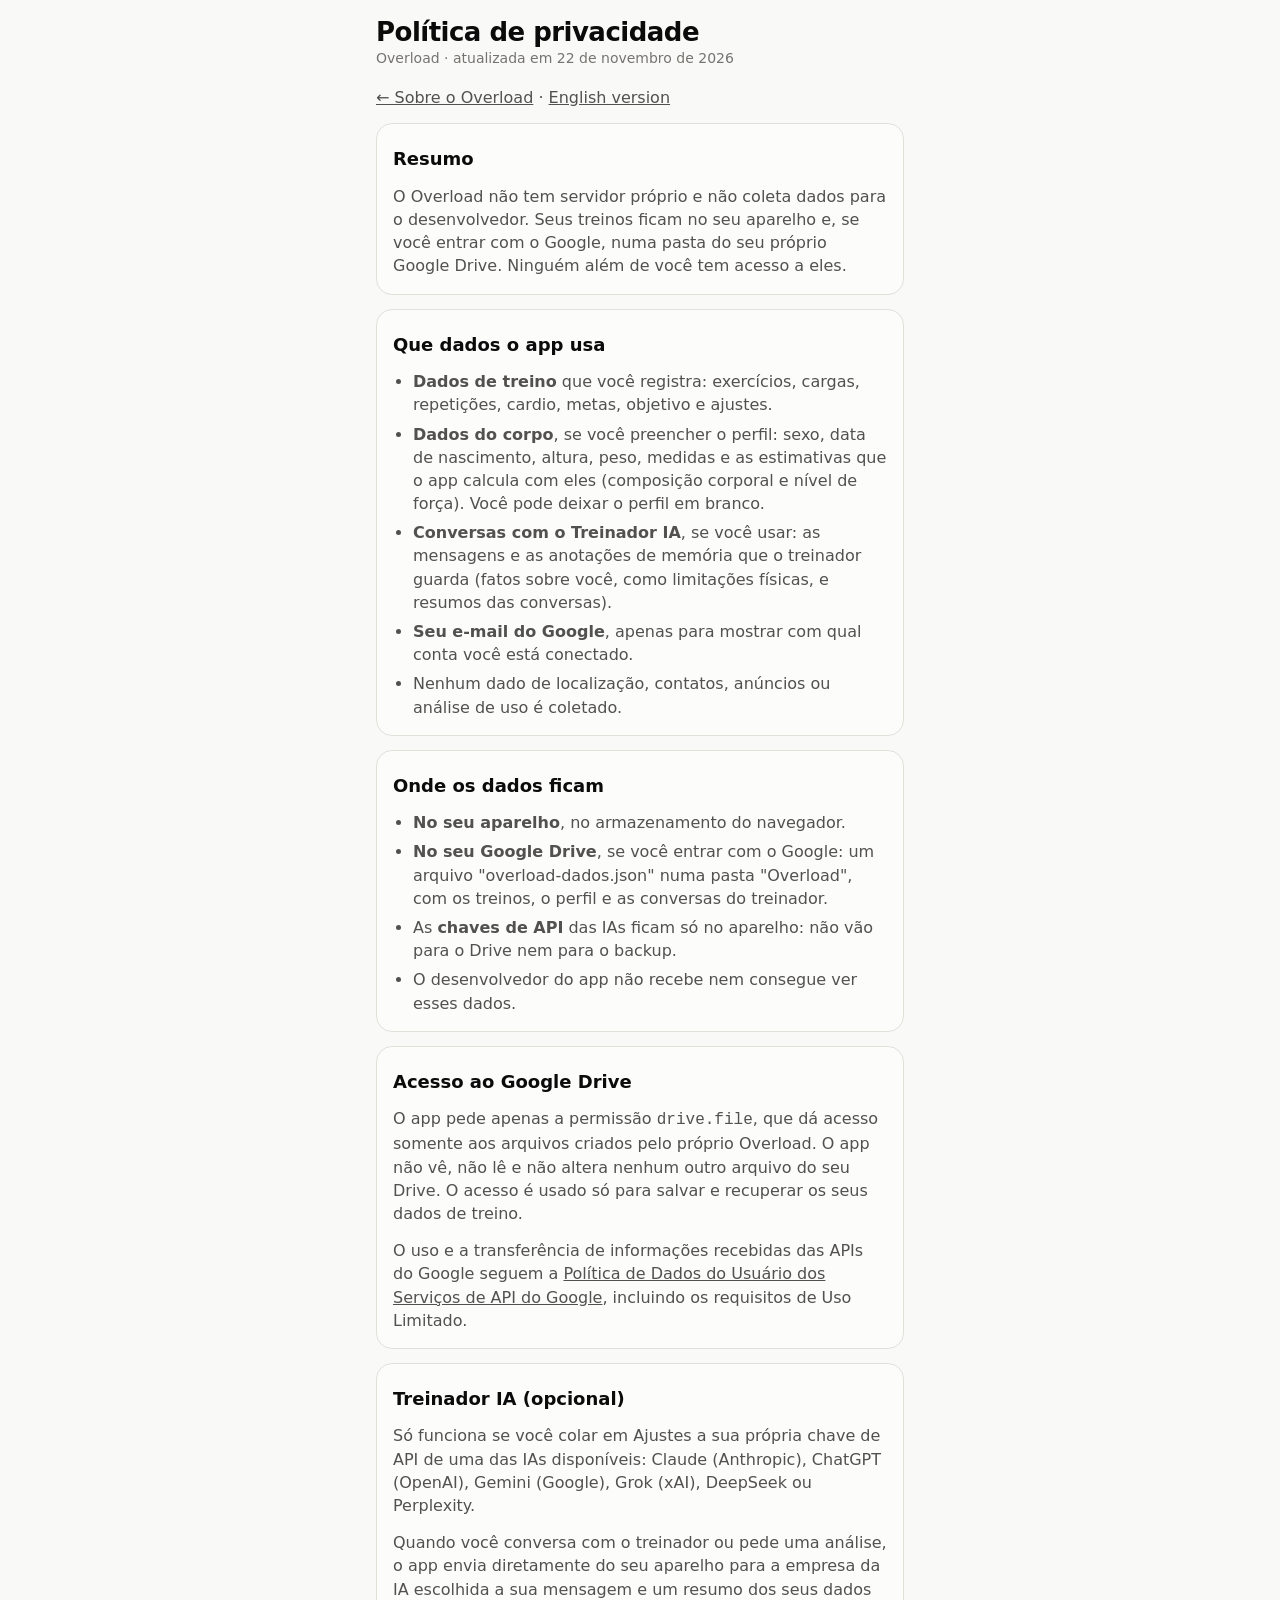
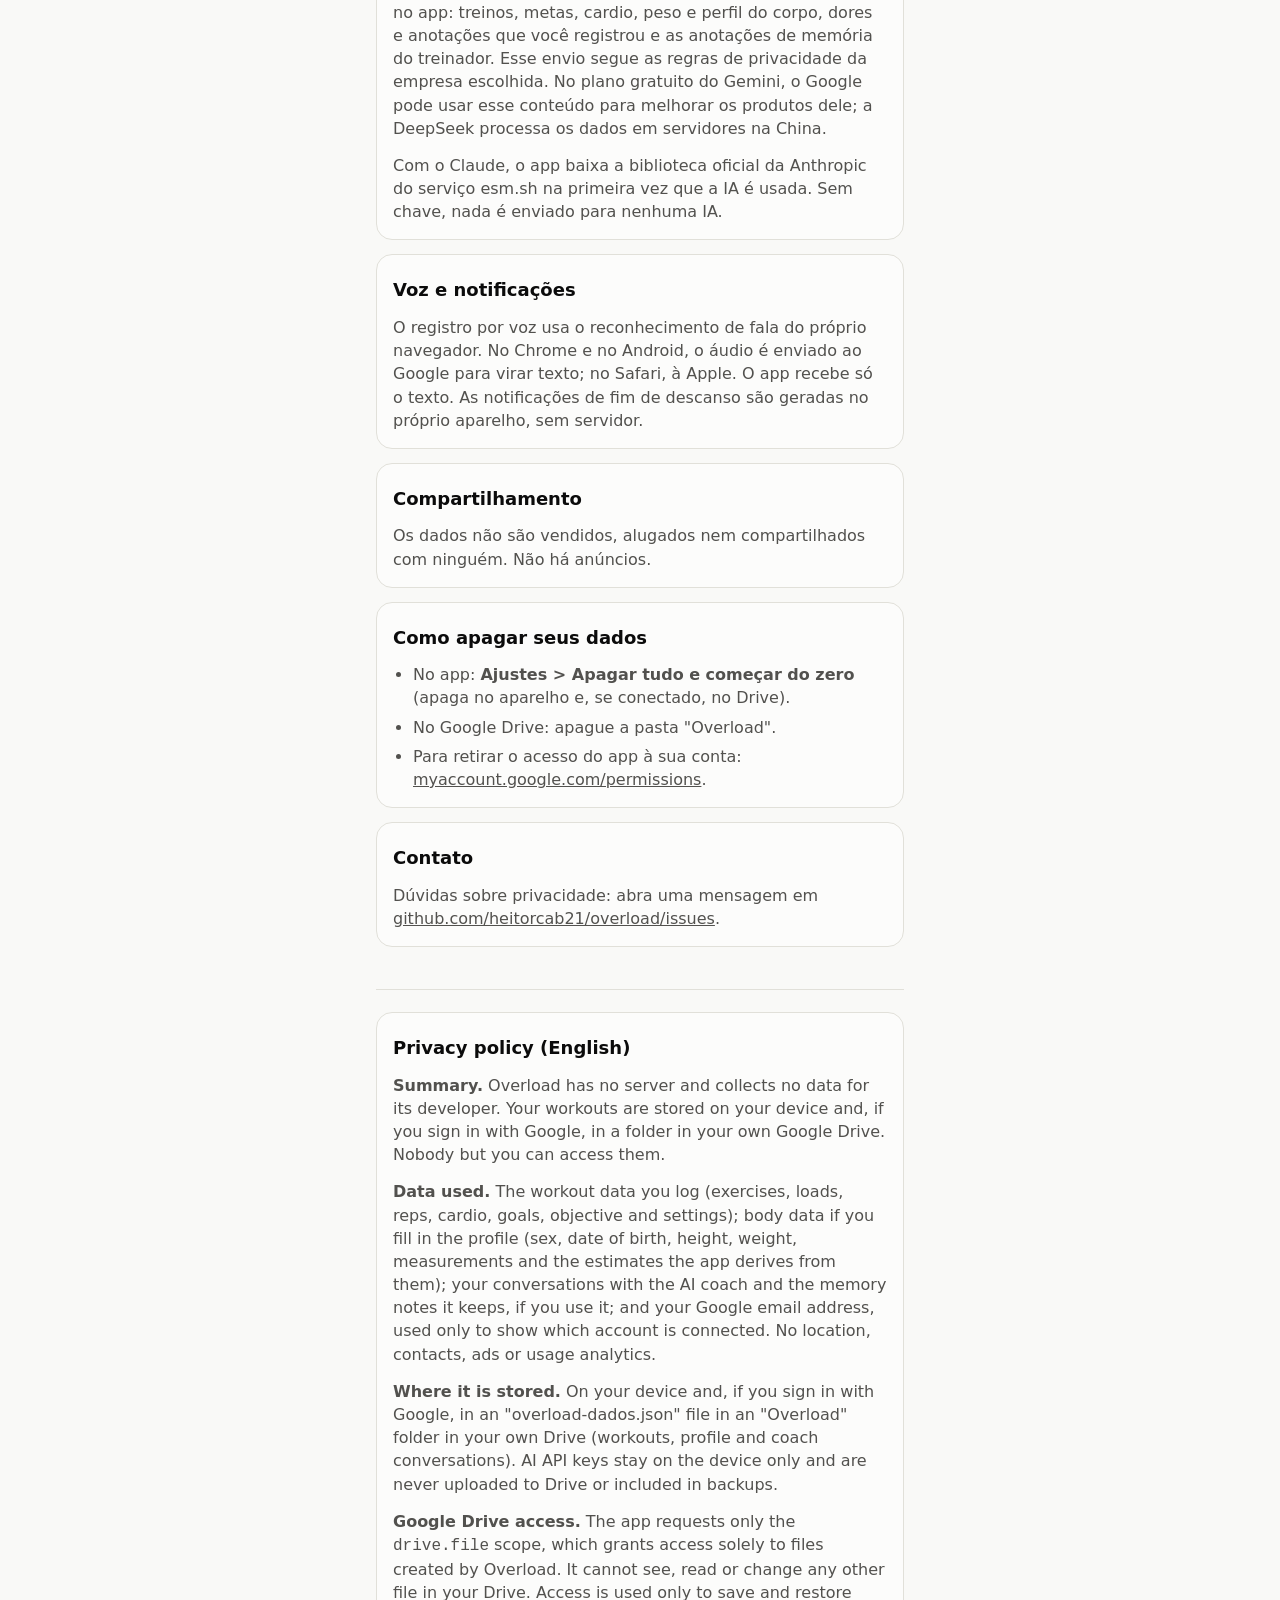
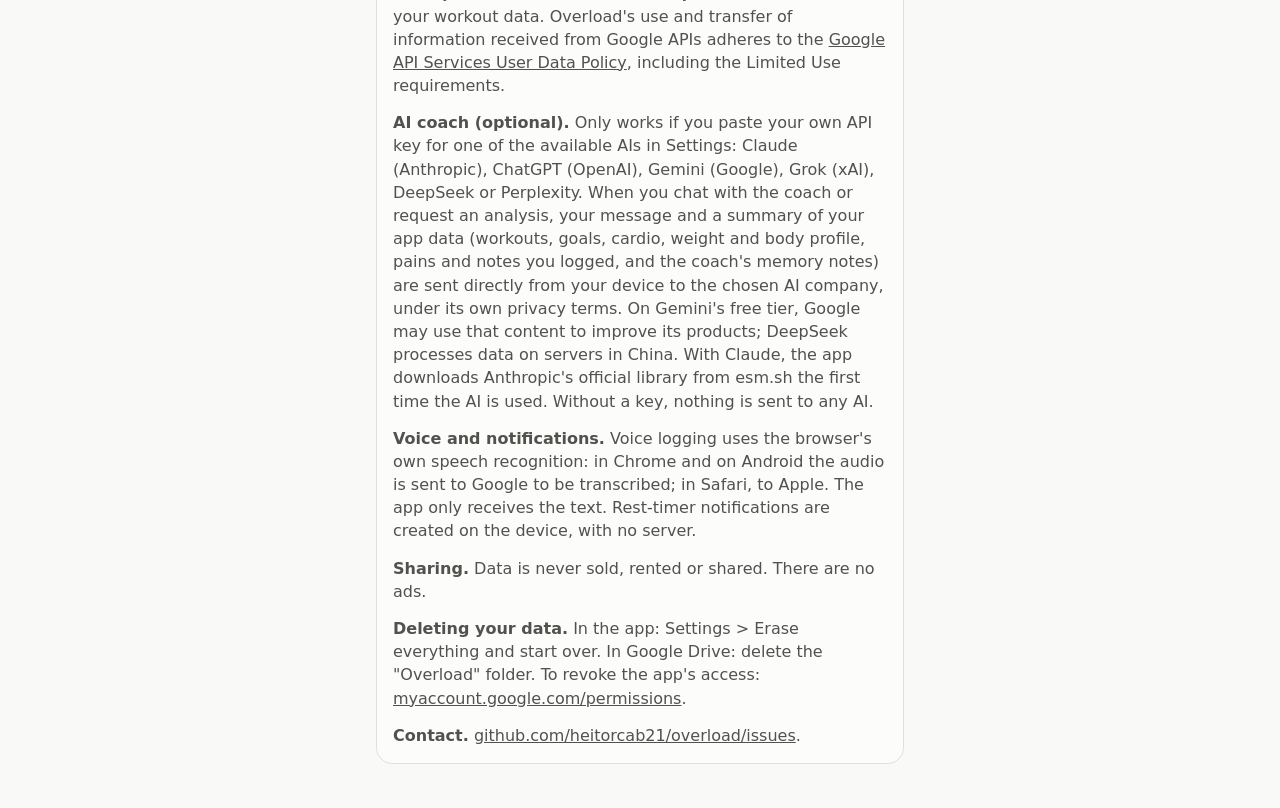
<file: privacidade.html>
<!doctype html>
<html lang="pt-BR">
<head>
  <meta charset="utf-8">
  <meta name="viewport" content="width=device-width, initial-scale=1">
  <title>Overload · Política de privacidade</title>
  <meta name="description" content="Política de privacidade do Overload.">
  <link rel="icon" href="icons/icon.svg" type="image/svg+xml">
  <link rel="stylesheet" href="css/app.css">
  <style>
    #view { padding-bottom: 48px; }
    .page h2 { margin-top: 8px; }
    .page p, .page li { color: var(--ink-2); }
    .page ul { margin: 0; padding-left: 20px; display: grid; gap: 6px; }
    .lang-sep { border: 0; border-top: 1px solid var(--line); margin: 28px 0 8px; }
  </style>
</head>
<body>
  <main id="view" class="page">
    <div class="head"><div class="grow"><h1>Política de privacidade</h1><p class="sub">Overload · atualizada em 22 de novembro de 2026</p></div></div>
    <div class="stack">
      <p><a href="sobre.html">← Sobre o Overload</a> · <a href="#en">English version</a></p>

      <div class="card stack">
        <h2>Resumo</h2>
        <p>O Overload não tem servidor próprio e não coleta dados para o desenvolvedor. Seus treinos ficam no seu aparelho e, se você entrar com o Google, numa pasta do seu próprio Google Drive. Ninguém além de você tem acesso a eles.</p>
      </div>

      <div class="card stack">
        <h2>Que dados o app usa</h2>
        <ul>
          <li><b>Dados de treino</b> que você registra: exercícios, cargas, repetições, cardio, metas, objetivo e ajustes.</li>
          <li><b>Dados do corpo</b>, se você preencher o perfil: sexo, data de nascimento, altura, peso, medidas e as estimativas que o app calcula com eles (composição corporal e nível de força). Você pode deixar o perfil em branco.</li>
          <li><b>Conversas com o Treinador IA</b>, se você usar: as mensagens e as anotações de memória que o treinador guarda (fatos sobre você, como limitações físicas, e resumos das conversas).</li>
          <li><b>Seu e-mail do Google</b>, apenas para mostrar com qual conta você está conectado.</li>
          <li>Nenhum dado de localização, contatos, anúncios ou análise de uso é coletado.</li>
        </ul>
      </div>

      <div class="card stack">
        <h2>Onde os dados ficam</h2>
        <ul>
          <li><b>No seu aparelho</b>, no armazenamento do navegador.</li>
          <li><b>No seu Google Drive</b>, se você entrar com o Google: um arquivo "overload-dados.json" numa pasta "Overload", com os treinos, o perfil e as conversas do treinador.</li>
          <li>As <b>chaves de API</b> das IAs ficam só no aparelho: não vão para o Drive nem para o backup.</li>
          <li>O desenvolvedor do app não recebe nem consegue ver esses dados.</li>
        </ul>
      </div>

      <div class="card stack">
        <h2>Acesso ao Google Drive</h2>
        <p>O app pede apenas a permissão <code>drive.file</code>, que dá acesso somente aos arquivos criados pelo próprio Overload. O app não vê, não lê e não altera nenhum outro arquivo do seu Drive. O acesso é usado só para salvar e recuperar os seus dados de treino.</p>
        <p>O uso e a transferência de informações recebidas das APIs do Google seguem a <a href="https://developers.google.com/terms/api-services-user-data-policy" rel="noopener">Política de Dados do Usuário dos Serviços de API do Google</a>, incluindo os requisitos de Uso Limitado.</p>
      </div>

      <div class="card stack">
        <h2>Treinador IA (opcional)</h2>
        <p>Só funciona se você colar em Ajustes a sua própria chave de API de uma das IAs disponíveis: Claude (Anthropic), ChatGPT (OpenAI), Gemini (Google), Grok (xAI), DeepSeek ou Perplexity.</p>
        <p>Quando você conversa com o treinador ou pede uma análise, o app envia diretamente do seu aparelho para a empresa da IA escolhida a sua mensagem e um resumo dos seus dados no app: treinos, metas, cardio, peso e perfil do corpo, dores e anotações que você registrou e as anotações de memória do treinador. Esse envio segue as regras de privacidade da empresa escolhida. No plano gratuito do Gemini, o Google pode usar esse conteúdo para melhorar os produtos dele; a DeepSeek processa os dados em servidores na China.</p>
        <p>Com o Claude, o app baixa a biblioteca oficial da Anthropic do serviço esm.sh na primeira vez que a IA é usada. Sem chave, nada é enviado para nenhuma IA.</p>
      </div>

      <div class="card stack">
        <h2>Voz e notificações</h2>
        <p>O registro por voz usa o reconhecimento de fala do próprio navegador. No Chrome e no Android, o áudio é enviado ao Google para virar texto; no Safari, à Apple. O app recebe só o texto. As notificações de fim de descanso são geradas no próprio aparelho, sem servidor.</p>
      </div>

      <div class="card stack">
        <h2>Compartilhamento</h2>
        <p>Os dados não são vendidos, alugados nem compartilhados com ninguém. Não há anúncios.</p>
      </div>

      <div class="card stack">
        <h2>Como apagar seus dados</h2>
        <ul>
          <li>No app: <b>Ajustes &gt; Apagar tudo e começar do zero</b> (apaga no aparelho e, se conectado, no Drive).</li>
          <li>No Google Drive: apague a pasta "Overload".</li>
          <li>Para retirar o acesso do app à sua conta: <a href="https://myaccount.google.com/permissions" rel="noopener">myaccount.google.com/permissions</a>.</li>
        </ul>
      </div>

      <div class="card stack">
        <h2>Contato</h2>
        <p>Dúvidas sobre privacidade: abra uma mensagem em <a href="https://github.com/heitorcab21/overload/issues">github.com/heitorcab21/overload/issues</a>.</p>
      </div>

      <hr class="lang-sep" id="en">
      <div class="card stack" lang="en">
        <h2>Privacy policy (English)</h2>
        <p><b>Summary.</b> Overload has no server and collects no data for its developer. Your workouts are stored on your device and, if you sign in with Google, in a folder in your own Google Drive. Nobody but you can access them.</p>
        <p><b>Data used.</b> The workout data you log (exercises, loads, reps, cardio, goals, objective and settings); body data if you fill in the profile (sex, date of birth, height, weight, measurements and the estimates the app derives from them); your conversations with the AI coach and the memory notes it keeps, if you use it; and your Google email address, used only to show which account is connected. No location, contacts, ads or usage analytics.</p>
        <p><b>Where it is stored.</b> On your device and, if you sign in with Google, in an "overload-dados.json" file in an "Overload" folder in your own Drive (workouts, profile and coach conversations). AI API keys stay on the device only and are never uploaded to Drive or included in backups.</p>
        <p><b>Google Drive access.</b> The app requests only the <code>drive.file</code> scope, which grants access solely to files created by Overload. It cannot see, read or change any other file in your Drive. Access is used only to save and restore your workout data. Overload's use and transfer of information received from Google APIs adheres to the <a href="https://developers.google.com/terms/api-services-user-data-policy" rel="noopener">Google API Services User Data Policy</a>, including the Limited Use requirements.</p>
        <p><b>AI coach (optional).</b> Only works if you paste your own API key for one of the available AIs in Settings: Claude (Anthropic), ChatGPT (OpenAI), Gemini (Google), Grok (xAI), DeepSeek or Perplexity. When you chat with the coach or request an analysis, your message and a summary of your app data (workouts, goals, cardio, weight and body profile, pains and notes you logged, and the coach's memory notes) are sent directly from your device to the chosen AI company, under its own privacy terms. On Gemini's free tier, Google may use that content to improve its products; DeepSeek processes data on servers in China. With Claude, the app downloads Anthropic's official library from esm.sh the first time the AI is used. Without a key, nothing is sent to any AI.</p>
        <p><b>Voice and notifications.</b> Voice logging uses the browser's own speech recognition: in Chrome and on Android the audio is sent to Google to be transcribed; in Safari, to Apple. The app only receives the text. Rest-timer notifications are created on the device, with no server.</p>
        <p><b>Sharing.</b> Data is never sold, rented or shared. There are no ads.</p>
        <p><b>Deleting your data.</b> In the app: Settings &gt; Erase everything and start over. In Google Drive: delete the "Overload" folder. To revoke the app's access: <a href="https://myaccount.google.com/permissions" rel="noopener">myaccount.google.com/permissions</a>.</p>
        <p><b>Contact.</b> <a href="https://github.com/heitorcab21/overload/issues">github.com/heitorcab21/overload/issues</a>.</p>
      </div>
    </div>
  </main>
</body>
</html>
</file>
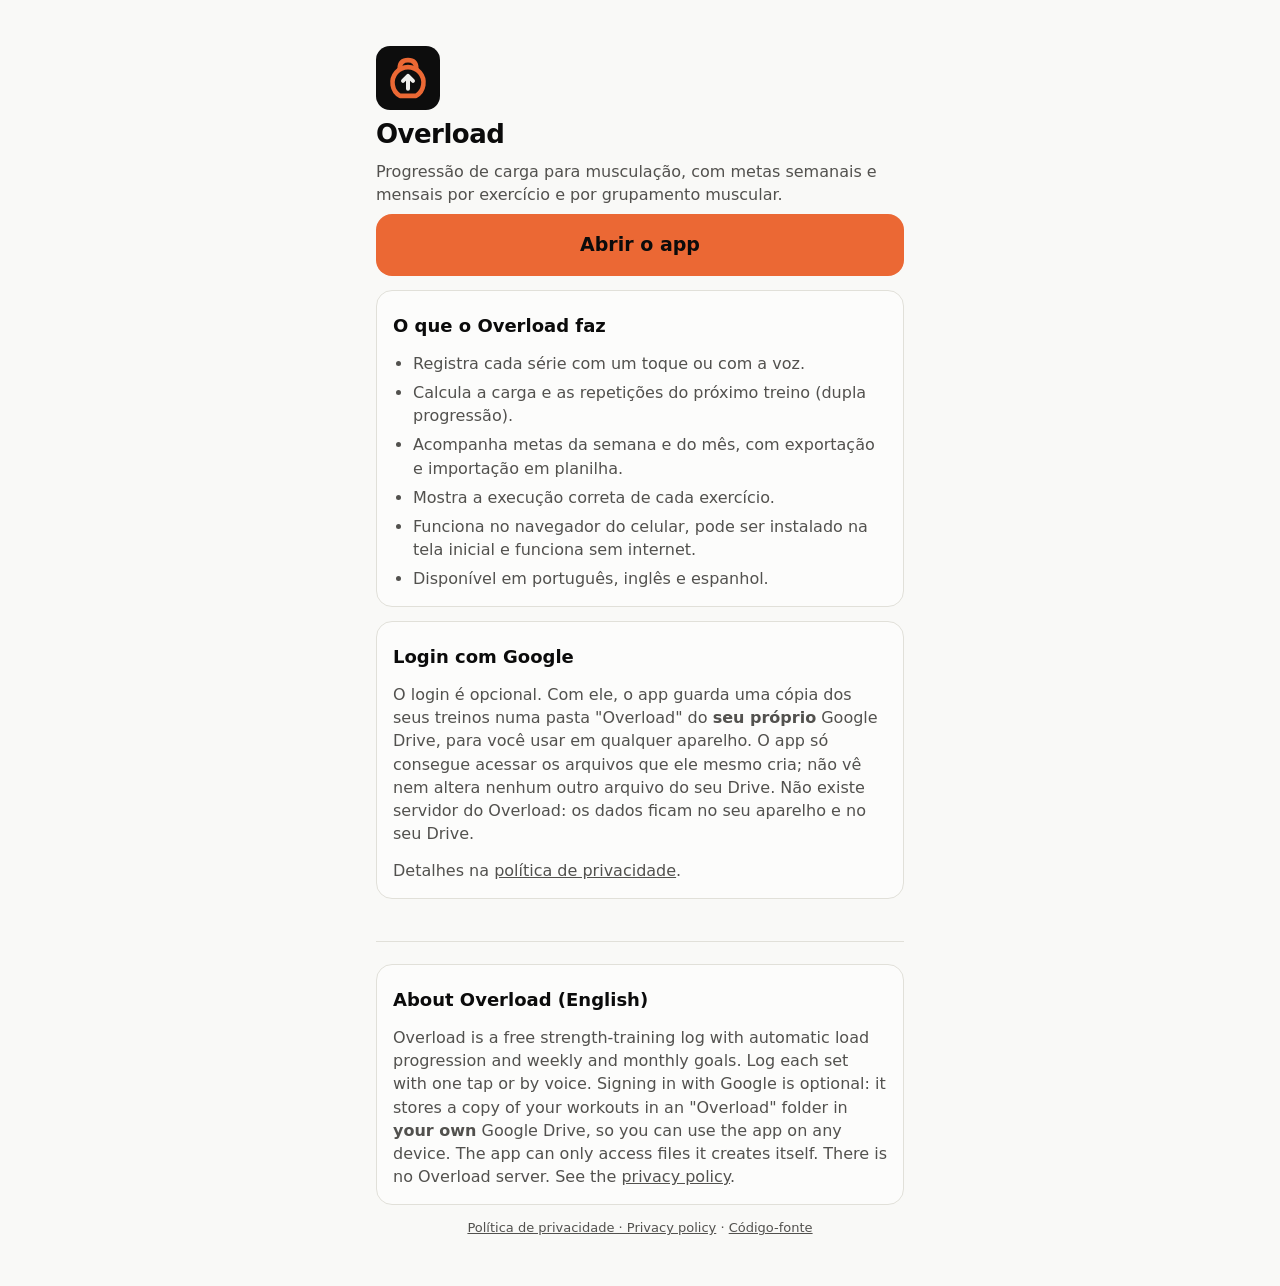
<file: sobre.html>
<!doctype html>
<html lang="pt-BR">
<head>
  <meta charset="utf-8">
  <meta name="viewport" content="width=device-width, initial-scale=1">
  <title>Overload · Sobre o app</title>
  <meta name="description" content="Overload: progressão de carga para musculação com metas semanais e mensais, registro por toque e por voz.">
  <link rel="icon" href="icons/icon.svg" type="image/svg+xml">
  <link rel="stylesheet" href="css/app.css">
  <style>
    #view { padding-bottom: 48px; }
    .page h2 { margin-top: 8px; }
    .page p, .page li { color: var(--ink-2); }
    .page ul { margin: 0; padding-left: 20px; display: grid; gap: 6px; }
    .lang-sep { border: 0; border-top: 1px solid var(--line); margin: 28px 0 8px; }
  </style>
</head>
<body>
  <main id="view" class="page">
    <div class="hero">
      <img class="logo" src="icons/icon.svg" alt="">
      <h1>Overload</h1>
      <p class="muted">Progressão de carga para musculação, com metas semanais e mensais por exercício e por grupamento muscular.</p>
    </div>
    <div class="stack">
      <a class="btn primary big" href="./">Abrir o app</a>

      <div class="card stack">
        <h2>O que o Overload faz</h2>
        <ul>
          <li>Registra cada série com um toque ou com a voz.</li>
          <li>Calcula a carga e as repetições do próximo treino (dupla progressão).</li>
          <li>Acompanha metas da semana e do mês, com exportação e importação em planilha.</li>
          <li>Mostra a execução correta de cada exercício.</li>
          <li>Funciona no navegador do celular, pode ser instalado na tela inicial e funciona sem internet.</li>
          <li>Disponível em português, inglês e espanhol.</li>
        </ul>
      </div>

      <div class="card stack">
        <h2>Login com Google</h2>
        <p>O login é opcional. Com ele, o app guarda uma cópia dos seus treinos numa pasta "Overload" do <b>seu próprio</b> Google Drive, para você usar em qualquer aparelho. O app só consegue acessar os arquivos que ele mesmo cria; não vê nem altera nenhum outro arquivo do seu Drive. Não existe servidor do Overload: os dados ficam no seu aparelho e no seu Drive.</p>
        <p>Detalhes na <a href="privacidade.html">política de privacidade</a>.</p>
      </div>

      <hr class="lang-sep">
      <div class="card stack" lang="en">
        <h2>About Overload (English)</h2>
        <p>Overload is a free strength-training log with automatic load progression and weekly and monthly goals. Log each set with one tap or by voice. Signing in with Google is optional: it stores a copy of your workouts in an "Overload" folder in <b>your own</b> Google Drive, so you can use the app on any device. The app can only access files it creates itself. There is no Overload server. See the <a href="privacidade.html#en">privacy policy</a>.</p>
      </div>

      <p class="small muted" style="text-align:center"><a href="privacidade.html">Política de privacidade · Privacy policy</a> · <a href="https://github.com/heitorcab21/overload">Código-fonte</a></p>
    </div>
  </main>
</body>
</html>
</file>
<file: css/app.css>
/* Overload — estilos. Tema escuro por padrão do sistema; claro e escuro selecionáveis. */

:root {
  color-scheme: light;
  --bg: #f9f9f7;
  --surface: #fcfcfb;
  --surface-2: #f0efec;
  --ink: #0b0b0b;
  --ink-2: #52514e;
  --muted: #76746e;
  --line: #e1e0d9;
  --axis: #c3c2b7;
  --ring: rgba(11, 11, 11, .10);
  --accent: #eb6834;
  --accent-ink: #0b0b0b;
  --data: #2a78d6;
  --data-track: #cde2fb;
  --good: #0ca30c;
  --good-ink: #006300;
  --crit: #d03b3b;
  --shadow: 0 8px 30px rgba(0, 0, 0, .12);
  --tab-h: 68px;
  --safe-b: env(safe-area-inset-bottom, 0px);
  --safe-t: env(safe-area-inset-top, 0px);
}
@media (prefers-color-scheme: dark) {
  :root:not([data-theme="light"]) {
    color-scheme: dark;
    --bg: #0d0d0d;
    --surface: #1a1a19;
    --surface-2: #262624;
    --ink: #f0efec;
    --ink-2: #c3c2b7;
    --muted: #96948d;
    --line: #2c2c2a;
    --axis: #383835;
    --ring: rgba(255, 255, 255, .10);
    --data: #3987e5;
    --data-track: #14335c;
    --good-ink: #37c437;
    --crit: #e66767;
    --shadow: 0 8px 30px rgba(0, 0, 0, .5);
  }
}
:root[data-theme="dark"] {
  color-scheme: dark;
  --bg: #0d0d0d;
  --surface: #1a1a19;
  --surface-2: #262624;
  --ink: #f0efec;
  --ink-2: #c3c2b7;
  --muted: #96948d;
  --line: #2c2c2a;
  --axis: #383835;
  --ring: rgba(255, 255, 255, .10);
  --data: #3987e5;
  --data-track: #14335c;
  --good-ink: #37c437;
  --crit: #e66767;
  --shadow: 0 8px 30px rgba(0, 0, 0, .5);
}

* { box-sizing: border-box; }
html { -webkit-text-size-adjust: 100%; }
/* nunca deixa a página rolar para os lados: no celular o app fica sempre centralizado */
html, body { width: 100%; max-width: 100%; overflow-x: hidden; overflow-x: clip; }
img, svg, video, table, pre { max-width: 100%; }
body {
  margin: 0;
  background: var(--bg);
  color: var(--ink);
  font: 16px/1.45 system-ui, -apple-system, "Segoe UI", Roboto, sans-serif;
  -webkit-tap-highlight-color: transparent;
  overscroll-behavior-y: contain;
  touch-action: manipulation; /* sem zoom de toque duplo, que tirava a tela do centro */
}
body.no-scroll { overflow: hidden; }
[hidden] { display: none !important; }
h1, h2, h3, p { margin: 0; }
h1 { font-size: 26px; line-height: 1.15; letter-spacing: -.02em; }
h2 { font-size: 18px; line-height: 1.25; }
h3 { font-size: 13px; font-weight: 600; color: var(--muted); text-transform: uppercase; letter-spacing: .06em; }
a { color: inherit; }
button, input, select, textarea { font: inherit; color: inherit; }
button { cursor: pointer; }
.ic { width: 22px; height: 22px; flex: none; }
.num { font-variant-numeric: tabular-nums; }
.muted { color: var(--muted); }
.small { font-size: 13px; }
.sr { position: absolute; width: 1px; height: 1px; overflow: hidden; clip-path: inset(50%); }

#view {
  max-width: 560px;
  margin: 0 auto;
  padding: calc(18px + var(--safe-t)) 16px calc(var(--tab-h) + var(--safe-b) + 28px);
  outline: none;
}
body.no-tabs #view { padding-bottom: calc(170px + var(--safe-b)); }

.head { display: flex; align-items: center; gap: 10px; margin-bottom: 18px; }
.head h1 { flex: 1; min-width: 0; }
.head .sub { color: var(--muted); font-size: 14px; }
.stack { display: grid; gap: 14px; }
.row { display: flex; align-items: center; gap: 10px; }
.row.wrap { flex-wrap: wrap; }
.grow { flex: 1; min-width: 0; }
.right { margin-left: auto; }
.between { justify-content: space-between; }

/* Cartões */
.card {
  background: var(--surface);
  border: 1px solid var(--line);
  border-radius: 16px;
  padding: 16px;
}
.card > h3 { margin-bottom: 12px; }
.card.flat { padding: 0; overflow: hidden; }

/* Botões */
.btn {
  display: inline-flex; align-items: center; justify-content: center; gap: 8px;
  min-height: 46px; padding: 0 16px;
  border-radius: 12px; border: 1px solid var(--line);
  background: var(--surface-2); color: var(--ink);
  font-weight: 600; text-decoration: none; text-align: center;
}
.btn:active { transform: scale(.98); }
.btn.primary { background: var(--accent); border-color: transparent; color: var(--accent-ink); }
.btn.ghost { background: transparent; }
.btn.danger { color: var(--crit); }
.btn.danger:not(.ghost) { background: var(--crit); color: #fff; border-color: transparent; }
.btn.big { min-height: 62px; font-size: 19px; width: 100%; border-radius: 16px; }
.btn.block { width: 100%; }
.btn.sm { min-height: 36px; padding: 0 12px; font-size: 14px; border-radius: 10px; }
.btn:disabled { opacity: .5; }
/* Entrar com Google: azul no padrão do Google */
.btn.google { background: #1a73e8; border-color: transparent; color: #fff; gap: 12px; }
.btn.google:active { background: #1765cc; }
.btn.google .g-logo { display: grid; place-items: center; width: 28px; height: 28px; border-radius: 50%; background: #fff; flex: none; }
.icon-btn {
  display: inline-grid; place-items: center;
  width: 44px; height: 44px; flex: none;
  border: 0; border-radius: 12px; background: transparent; color: var(--ink-2);
}
.icon-btn:active { background: var(--surface-2); }
:focus-visible { outline: 2px solid var(--data); outline-offset: 2px; }

/* Chips de cenário */
.chips { display: flex; flex-wrap: wrap; gap: 8px; }
.chip {
  min-height: 42px; padding: 0 14px;
  border-radius: 999px; border: 1px solid var(--line);
  background: var(--surface); color: var(--ink); font-weight: 600; font-size: 15px;
}
.chip:active { background: var(--surface-2); }
.chip.on { background: var(--ink); color: var(--bg); border-color: var(--ink); }

/* Selos */
.badge {
  display: inline-flex; align-items: center; gap: 4px;
  padding: 2px 8px; border-radius: 999px;
  font-size: 12px; font-weight: 600; white-space: nowrap;
  background: var(--surface-2); color: var(--ink-2);
}
.badge .ic { width: 14px; height: 14px; }
.hero .badge { white-space: normal; font-size: 13px; padding: 4px 10px; }
.badge.good { color: var(--good-ink); background: color-mix(in srgb, var(--good) 14%, transparent); }
.badge.up { color: var(--ink); background: color-mix(in srgb, var(--accent) 22%, transparent); }
.badge.warn { color: var(--crit); background: color-mix(in srgb, var(--crit) 14%, transparent); }

/* Medidor de meta */
.meter { height: 8px; border-radius: 999px; background: var(--data-track); overflow: hidden; }
.meter i { display: block; height: 100%; border-radius: 999px; background: var(--data); }
.meter.done i { background: var(--good); }

/* Listas */
.list { display: grid; }
.item {
  display: flex; align-items: center; gap: 12px;
  padding: 13px 16px; border-top: 1px solid var(--line);
  text-decoration: none; background: transparent; border-left: 0; border-right: 0; border-bottom: 0;
  width: 100%; text-align: left; min-height: 56px;
}
.list > .item:first-child { border-top: 0; }
.item .t { font-weight: 600; }
.item .d { color: var(--muted); font-size: 14px; }
.item .ic { color: var(--muted); }
.group-title { padding: 18px 4px 8px; }

/* Abas inferiores */
#tabbar {
  position: fixed; left: 0; right: 0; bottom: 0; z-index: 20;
  display: flex; justify-content: center;
  background: color-mix(in srgb, var(--surface) 92%, transparent);
  backdrop-filter: blur(12px);
  border-top: 1px solid var(--line);
  padding-bottom: var(--safe-b);
}
#tabbar a {
  flex: 1; max-width: 112px; height: var(--tab-h);
  display: grid; place-items: center; align-content: center; gap: 3px;
  font-size: 12px; font-weight: 600; text-decoration: none; color: var(--muted);
}
#tabbar a.on { color: var(--ink); }
#tabbar a.on .ic { color: var(--accent); }

/* Folha modal */
.sheet {
  position: fixed; inset: 0; z-index: 50;
  display: flex; align-items: flex-end; justify-content: center;
  background: rgba(0, 0, 0, .55);
}
.sheet-card {
  position: relative;
  width: 100%; max-width: 560px; max-height: 88vh; overflow: auto;
  background: var(--surface); border-radius: 22px 22px 0 0;
  padding: 22px 16px calc(22px + var(--safe-b));
  box-shadow: var(--shadow);
  display: grid; gap: 14px;
}
.sheet-card h2 { padding-right: 44px; }
.sheet-x { position: absolute; top: 10px; right: 8px; }

.toast {
  position: fixed; left: 50%; bottom: calc(var(--tab-h) + var(--safe-b) + 18px); transform: translateX(-50%);
  z-index: 60; max-width: min(92vw, 520px);
  background: var(--ink); color: var(--bg);
  padding: 11px 16px; border-radius: 12px; font-weight: 600; font-size: 15px; text-align: center;
  box-shadow: var(--shadow);
}
body.no-tabs .toast { bottom: calc(150px + var(--safe-b)); }

/* Formulários */
label.field { display: grid; gap: 6px; font-size: 14px; color: var(--ink-2); font-weight: 600; }
input[type="text"], input[type="password"], input[type="search"], input[type="number"], select, textarea {
  width: 100%; min-height: 46px; padding: 0 12px;
  border-radius: 12px; border: 1px solid var(--line); background: var(--bg); color: var(--ink);
  font-size: max(16px, 1em); /* abaixo de 16px o iPhone dá zoom ao tocar e a tela fica deslocada */
}
textarea { padding: 10px 12px; min-height: 80px; resize: vertical; }
.stepper {
  display: grid; grid-template-columns: 44px 1fr 44px; align-items: center; gap: 4px;
  background: var(--bg); border: 1px solid var(--line); border-radius: 14px; padding: 6px;
}
.stepper-label { grid-column: 1 / -1; text-align: center; font-size: 12px; font-weight: 600; color: var(--muted); text-transform: uppercase; letter-spacing: .05em; }
.stepper input {
  border: 0; background: transparent; text-align: center; padding: 0; min-height: 44px;
  font-size: 26px; font-weight: 700; font-variant-numeric: tabular-nums; -moz-appearance: textfield;
}
.stepper input::-webkit-outer-spin-button, .stepper input::-webkit-inner-spin-button { -webkit-appearance: none; margin: 0; }
.stepper .icon-btn { background: var(--surface-2); color: var(--ink); }
.two { display: grid; grid-template-columns: 1fr 1fr; gap: 10px; }
.seg { display: flex; background: var(--surface-2); border-radius: 12px; padding: 4px; }
.seg button { flex: 1; min-height: 38px; border: 0; border-radius: 9px; background: transparent; font-weight: 600; color: var(--muted); }
.seg button.on { background: var(--surface); color: var(--ink); box-shadow: 0 1px 3px rgba(0, 0, 0, .18); }

/* Hoje */
.brand { display: flex; align-items: baseline; gap: 8px; }
.brand b { font-size: 26px; letter-spacing: -.03em; }
.brand span { white-space: nowrap; }
.week { display: grid; grid-template-columns: repeat(7, 1fr); gap: 6px; }
.week div { display: grid; justify-items: center; gap: 6px; font-size: 12px; font-weight: 600; color: var(--muted); }
.week i { width: 30px; height: 30px; border-radius: 50%; border: 1.5px solid var(--axis); display: grid; place-items: center; color: var(--accent-ink); }
.week .done i { background: var(--accent); border-color: var(--accent); }
.week .today { color: var(--ink); }
.week .today i { border-color: var(--ink); }
.week .done.today i { border-color: var(--accent); }
.week .ic { width: 16px; height: 16px; }
.plan-line { display: flex; gap: 10px; align-items: baseline; padding: 9px 0; border-top: 1px solid var(--line); }
.plan-line:first-child { border-top: 0; }
.plan-line .n { flex: 1; min-width: 0; font-weight: 600; overflow: hidden; text-overflow: ellipsis; white-space: nowrap; }
.plan-line .v { color: var(--ink-2); font-size: 14px; white-space: nowrap; }
.goal-row { display: grid; gap: 6px; padding: 10px 0; border-top: 1px solid var(--line); }
.goal-row:first-of-type { border-top: 0; }
.goal-row .top { display: flex; justify-content: space-between; gap: 10px; align-items: baseline; }
.goal-row .top b { font-weight: 600; }
.goal-row .top span { color: var(--ink-2); font-size: 14px; white-space: nowrap; }
.ai-text { white-space: pre-wrap; color: var(--ink-2); font-size: 15px; }

/* Treino ativo */
.w-top { display: flex; align-items: center; gap: 4px; margin: -6px -8px 10px; }
.w-top .title { flex: 1; min-width: 0; font-weight: 600; font-size: 15px; color: var(--ink-2); overflow: hidden; text-overflow: ellipsis; white-space: nowrap; }
.dots { display: flex; gap: 5px; margin-bottom: 16px; }
.dots i { flex: 1; height: 4px; border-radius: 4px; background: var(--axis); }
.dots i.done { background: var(--good); }
.dots i.cur { background: var(--accent); }
.ex-name { display: flex; align-items: flex-start; gap: 6px; }
.ex-name h1 { flex: 1; min-width: 0; font-size: 28px; overflow-wrap: anywhere; }
.how-btn { display: inline-flex; align-items: center; gap: 4px; flex: none; margin-top: 4px; padding: 5px 10px 5px 7px; border: 0; border-radius: 999px; background: var(--accent); color: var(--accent-ink); font-weight: 700; font-size: 13px; box-shadow: 0 3px 10px rgba(0,0,0,.2); }
.how-btn .ic { width: 19px; height: 19px; }
.how-btn:active { transform: scale(.96); }
.target { display: grid; gap: 4px; margin: 14px 0; padding: 14px 16px; border-radius: 16px; background: var(--surface); border: 1px solid var(--line); }
.target .big { font-size: 22px; font-weight: 700; letter-spacing: -.01em; }
.target .note { color: var(--ink-2); font-size: 14px; }
.sets { display: grid; gap: 6px; margin-bottom: 14px; }
.set { display: flex; align-items: center; gap: 12px; padding: 10px 14px; border-radius: 12px; background: var(--surface); border: 1px solid var(--line); font-weight: 600; }
.set .i { width: 26px; height: 26px; border-radius: 50%; display: grid; place-items: center; background: var(--surface-2); color: var(--muted); font-size: 13px; flex: none; }
.set .v { flex: 1; font-size: 17px; font-variant-numeric: tabular-nums; }
button.set { width: 100%; text-align: left; color: inherit; }
button.set:active { background: var(--surface-2); }
.set .edit-ic .ic { width: 18px; height: 18px; color: var(--muted); display: block; }
.check { display: flex; align-items: center; gap: 10px; min-height: 44px; font-weight: 600; }
.check input { width: 22px; height: 22px; accent-color: var(--accent); }
.set-edit { display: grid; grid-template-columns: 26px 1fr auto 1fr auto 40px; align-items: center; gap: 6px; }
.set-edit .i { width: 26px; height: 26px; border-radius: 50%; display: grid; place-items: center; background: var(--surface-2); color: var(--muted); font-size: 13px; font-weight: 600; }
.set-edit input { text-align: center; font-weight: 700; font-variant-numeric: tabular-nums; }
.load-row { cursor: text; }
.load-row input { width: 92px; flex: none; text-align: center; font-weight: 700; }
.set.done .i { background: var(--good); color: #fff; }
.set.done .i .ic { width: 16px; height: 16px; }
.set.warm { opacity: .7; border-style: dashed; }
.set.warm .v { font-size: 15px; }
.ex-actions { display: flex; flex-wrap: nowrap; gap: 8px; margin: 2px 0 10px; }
.ex-actions .btn { flex: 1; min-width: 0; white-space: nowrap; font-size: 13px; padding-left: 8px; padding-right: 8px; justify-content: center; }
.ex-actions .btn .ic { width: 16px; height: 16px; }
.set.cur { border-color: var(--accent); }
.set.cur .i { background: var(--accent); color: var(--accent-ink); }
.set.todo { background: transparent; border-style: dashed; color: var(--muted); }
.log { display: grid; gap: 12px; }
.log h3 { margin-top: 4px; }
.w-bar {
  position: fixed; left: 0; right: 0; bottom: 0; z-index: 16;
  display: grid; gap: 8px; justify-items: center;
  padding: 8px 16px calc(10px + var(--safe-b));
  background: color-mix(in srgb, var(--bg) 92%, transparent); backdrop-filter: blur(12px);
  border-top: 1px solid var(--line);
}
.w-nav { display: flex; align-items: center; justify-content: center; gap: 12px; width: 100%; max-width: 528px; }
.w-nav .btn { flex: 1; max-width: 200px; }
.rest {
  display: flex; align-items: center; gap: 6px; width: 100%; max-width: 528px;
  background: var(--surface-2); border-radius: 12px; padding: 5px 5px 5px 14px;
  font-weight: 600; font-size: 14px; color: var(--ink-2);
}
.rest .num { font-size: 18px; color: var(--ink); margin-left: 4px; }
.rest button { border: 0; background: var(--surface); color: var(--ink); border-radius: 9px; min-height: 36px; padding: 0 11px; font-weight: 600; font-size: 13px; }
.mic {
  width: 64px; height: 64px; flex: none; border-radius: 50%; border: 0;
  background: var(--data); color: #fff; display: grid; place-items: center;
  box-shadow: 0 4px 14px color-mix(in srgb, var(--data) 45%, transparent);
}
.mic .ic { width: 28px; height: 28px; }
.mic:active { transform: scale(.95); }
.voice-live { min-height: 58px; font-size: 22px; font-weight: 700; }
.pulse { width: 64px; height: 64px; border-radius: 50%; background: var(--data); color: #fff; display: grid; place-items: center; margin: 4px auto; animation: pulse 1.2s ease-in-out infinite; }
@keyframes pulse { 50% { box-shadow: 0 0 0 16px color-mix(in srgb, var(--data) 18%, transparent); } }
@media (prefers-reduced-motion: reduce) { .pulse { animation: none; } }
.hints { margin: 0; padding: 0; list-style: none; display: grid; gap: 6px; color: var(--ink-2); font-size: 15px; }
.hints b { color: var(--ink); }

/* Execução */
.steps { margin: 0; padding-left: 22px; display: grid; gap: 8px; }
.steps li::marker { font-weight: 700; color: var(--muted); }
.errs { margin: 0; padding-left: 20px; display: grid; gap: 6px; color: var(--ink-2); }
.tip { padding: 12px 14px; border-radius: 12px; background: var(--surface-2); color: var(--ink-2); font-size: 15px; }

/* Metas (planilha) */
.sheet-table { width: 100%; border-collapse: collapse; }
.sheet-table th { text-align: left; font-size: 12px; font-weight: 600; color: var(--muted); text-transform: uppercase; letter-spacing: .05em; padding: 10px 12px; border-bottom: 1px solid var(--line); }
.sheet-table td { padding: 12px; border-bottom: 1px solid var(--line); vertical-align: middle; }
.sheet-table tr:last-child td { border-bottom: 0; }
.sheet-table td.n { font-weight: 600; }
.sheet-table td.v { white-space: nowrap; text-align: right; font-variant-numeric: tabular-nums; }
.sheet-table th.v { text-align: right; }
.sheet-table tr[data-act] { cursor: pointer; }
.sheet-table .meter { min-width: 56px; margin-top: 6px; }
.sheet-table .sub { display: block; color: var(--muted); font-size: 13px; font-weight: 400; }

/* Progresso */
.tiles { display: grid; grid-template-columns: 1fr 1fr; gap: 10px; }
.tile { background: var(--surface); border: 1px solid var(--line); border-radius: 16px; padding: 14px; display: grid; gap: 2px; }
.tile .l { font-size: 13px; color: var(--muted); }
.tile .v { font-size: 26px; font-weight: 600; letter-spacing: -.02em; }
.chart { position: relative; }
.chart svg { display: block; width: 100%; height: auto; overflow: visible; }
.chart text { font: 11px system-ui, -apple-system, "Segoe UI", sans-serif; fill: var(--muted); font-variant-numeric: tabular-nums; }
.chart text.val { fill: var(--ink); font-weight: 600; font-size: 12px; }
.chart .grid { stroke: var(--line); stroke-width: 1; }
.chart .axis { stroke: var(--axis); stroke-width: 1; }
.chart .bar { fill: var(--data); }
.chart .bar.dim { opacity: .55; }
.chart .line { fill: none; stroke: var(--data); stroke-width: 2; stroke-linejoin: round; stroke-linecap: round; }
.chart .area { fill: var(--data); opacity: .1; }
.chart .dot { fill: var(--data); stroke: var(--surface); stroke-width: 2; }
.chart .goal { stroke: var(--axis); stroke-width: 1; }
.chart .cross { stroke: var(--axis); stroke-width: 1; }
.chart .hit { fill: transparent; }
.tip-box {
  position: absolute; z-index: 5; pointer-events: none; transform: translate(-50%, -100%);
  background: var(--ink); color: var(--bg); border-radius: 8px; padding: 6px 10px;
  font-size: 13px; font-weight: 600; white-space: nowrap; box-shadow: var(--shadow);
}
.tip-box small { display: block; font-weight: 400; opacity: .8; }
.empty { text-align: center; color: var(--muted); padding: 22px 8px; }

/* Ícone de instalar (canto superior direito, some depois de instalado) */
.install-top {
  position: absolute; z-index: 25;
  top: calc(14px + var(--safe-t));
  right: max(12px, calc((100vw - 560px) / 2 + 12px));
  width: 44px; height: 44px; border-radius: 50%;
  display: grid; place-items: center;
  background: var(--accent); color: var(--accent-ink); border: 0;
  box-shadow: var(--shadow);
}
.install-top:active { transform: scale(.95); }
body.has-install .head, body.has-install .hero { padding-right: 52px; }

/* Selo de sincronização (vermelho = falta enviar, verde = tudo salvo) */
:root { --sync-red: #d03b3b; --sync-green: #0ca30c; }
.sync-top {
  position: absolute; z-index: 25;
  top: calc(18px + var(--safe-t));
  right: max(12px, calc((100vw - 560px) / 2 + 12px));
  display: inline-flex; align-items: center; gap: 6px;
  height: 36px; padding: 0 12px 0 10px; border-radius: 999px; border: 0;
  font-weight: 700; font-size: 13px; color: #fff; box-shadow: var(--shadow);
}
.sync-top .ic { width: 16px; height: 16px; }
.sync-top.dirty { background: var(--sync-red); animation: syncPulse 1.6s ease-in-out infinite; }
.sync-top.ok { background: var(--sync-green); }
.sync-top.busy { background: var(--surface-2); color: var(--ink); }
.sync-top.busy .ic { animation: spin 1s linear infinite; }
@keyframes syncPulse { 50% { box-shadow: 0 0 0 6px color-mix(in srgb, var(--sync-red) 30%, transparent); } }
@keyframes spin { to { transform: rotate(360deg); } }
@media (prefers-reduced-motion: reduce) { .sync-top.dirty, .sync-top.busy .ic { animation: none; } }
/* com o ícone de instalar ao lado, o selo fica à esquerda dele */
body.has-install .sync-top { right: max(64px, calc((100vw - 560px) / 2 + 64px)); }
body.has-sync .head, body.has-sync .hero { padding-right: 140px; }
body.has-sync.has-install .head, body.has-sync.has-install .hero { padding-right: 190px; }
.btn.sync-btn.dirty { background: var(--sync-red); color: #fff; border-color: transparent; }
.btn.sync-btn.ok { background: var(--sync-green); color: #fff; border-color: transparent; }
.btn.sync-btn.busy { background: var(--surface-2); }

/* Composição corporal: barra segmentada massa magra x gorda */
.segbar { display: flex; gap: 2px; height: 28px; }
.segbar span { display: flex; align-items: center; padding-left: 8px; border-radius: 4px; color: #fff; font-size: 12px; font-weight: 700; overflow: hidden; white-space: nowrap; }
.segbar .seg-lean { background: var(--data); }
.segbar .seg-fat { background: #eb6834; color: #0b0b0b; }
.legend { display: flex; gap: 16px; color: var(--ink-2); }
.legend i { display: inline-block; width: 10px; height: 10px; border-radius: 3px; margin-right: 6px; vertical-align: -1px; }
.legend .sw-lean { background: var(--data); }
.legend .sw-fat { background: #eb6834; }
.big-num { font-size: 26px; font-weight: 700; letter-spacing: -.02em; }

/* Ajuda */
details.help { padding: 0; }
details.help summary {
  list-style: none; cursor: pointer;
  display: flex; align-items: center; gap: 12px; padding: 14px 16px; min-height: 56px;
}
details.help summary::-webkit-details-marker { display: none; }
details.help summary .ic { color: var(--muted); transition: transform .15s; }
details.help[open] summary .ic { transform: rotate(180deg); }
details.help .help-body { padding: 0 16px 16px; display: grid; gap: 10px; color: var(--ink-2); }
details.help .help-body b { color: var(--ink); }
@media (prefers-reduced-motion: reduce) { details.help summary .ic { transition: none; } }

/* Primeiro acesso */
.hero { padding: 28px 0 8px; display: grid; gap: 10px; }
.hero .logo { width: 64px; height: 64px; }
.lang-seg { max-width: 360px; margin-right: 52px; }
.lang-seg button { font-size: 13px; }
.tpl { text-align: left; display: grid; gap: 4px; width: 100%; padding: 16px; border-radius: 16px; border: 1px solid var(--line); background: var(--surface); }
.tpl b { font-size: 17px; font-weight: 700; }
.tpl span { color: var(--muted); font-size: 14px; font-weight: 400; }

@media (min-width: 620px) {
  .sheet { align-items: center; }
  .sheet-card { border-radius: 22px; }
}

/* origem do 1RM */
.src-box { padding: 10px 12px; border-radius: 10px; background: var(--surface-2); color: var(--ink-2); line-height: 1.45; }
.warn-text { color: var(--warn, #d97706); }

/* fotos de execução */
.ex-photos { margin: 4px 0 8px; display: grid; grid-template-columns: 1fr 1fr; gap: 6px; }
.ex-photos img { width: 100%; height: auto; aspect-ratio: 3 / 2; object-fit: cover; border-radius: 10px; background: var(--surface-2); }
.ex-photos figcaption { grid-column: 1 / -1; font-size: 12px; color: var(--muted); text-align: center; }

/* nível de força e evolução por exercício */
.top-chip { flex: none; padding: 4px 10px; border-radius: 999px; background: var(--accent); color: var(--accent-ink); font-weight: 700; font-size: 13px; white-space: nowrap; }
.strength-card .big-num { color: var(--accent); }
.strength-list .item { gap: 12px; align-items: center; }
.strength-list .item .grow { min-width: 0; display: grid; gap: 6px; }
.ex-evo-head { text-decoration: none; color: inherit; gap: 10px; align-items: flex-start; }
.good-text { color: var(--good); font-weight: 600; }
.top-link { color: var(--accent); font-weight: 700; text-decoration: none; white-space: nowrap; }
.link-card { text-decoration: none; color: inherit; }
.link-card .ic { color: var(--muted); }
.top-chip.big { font-size: 18px; padding: 6px 14px; }
.strength-row { text-decoration: none; color: inherit; }

/* importar de texto */
.imp-item { padding: 12px 0; border-top: 1px solid var(--line); }
.imp-item:first-of-type { border-top: 0; }
#impText { min-height: 220px; font-family: ui-monospace, Menlo, Consolas, monospace; font-size: 16px; }
a.tpl { text-decoration: none; color: inherit; display: grid; }
.tpl-import { border: 2px solid var(--accent); background: color-mix(in srgb, var(--accent) 10%, var(--surface)); }
.tpl-import b { display: inline-flex; align-items: center; gap: 6px; }
.tpl-import .ic { width: 18px; height: 18px; color: var(--accent); }

/* consulta rápida de força */
.quick-part summary { display: flex; align-items: center; gap: 10px; padding: 12px 2px; cursor: pointer; list-style: none; }
.quick-part summary::-webkit-details-marker { display: none; }
.quick-part summary b { flex: 1; }
.quick-part[open] summary .ic { transform: rotate(180deg); }
.quick-part + .quick-part { border-top: 1px solid var(--line); }
.quick-out { display: grid; gap: 8px; justify-items: start; min-height: 74px; padding: 12px; border-radius: 12px; background: var(--surface-2); }
.quick-out .meter { width: 100%; }

/* card para stories */
.story-preview { display: block; width: min(100%, 300px); aspect-ratio: 9 / 16; margin: 4px auto 8px; border-radius: 16px; box-shadow: var(--shadow); }
.story-btn { background: linear-gradient(135deg, #eb6834, #c13584); color: #fff; border: 0; }

/* ---------- Animações sutis (só CSS; desligadas para quem prefere menos movimento) ---------- */
@media (prefers-reduced-motion: no-preference) {
  @keyframes fadeUp { from { opacity: 0; transform: translateY(8px); } to { opacity: 1; transform: none; } }
  @keyframes popIn { 0% { transform: scale(1); } 40% { transform: scale(1.035); } 100% { transform: scale(1); } }
  @keyframes checkIn { from { transform: scale(0) rotate(-30deg); } to { transform: scale(1) rotate(0); } }
  @keyframes meterIn { from { transform: scaleX(0); } }
  @keyframes shine { 0%, 100% { transform: rotate(0) scale(1); } 30% { transform: rotate(-12deg) scale(1.25); } 60% { transform: rotate(8deg) scale(1.1); } }
  @keyframes sheetUp { from { transform: translateY(24px); opacity: 0; } }
  @keyframes fadeIn { from { opacity: 0; } }

  /* tela nova: o conteúdo sobe de leve, cartões um após o outro */
  #view.enter > .head, #view.enter > .hero { animation: fadeUp .22s ease-out both; }
  #view.enter > .stack > *, #view.enter > .card { animation: fadeUp .28s ease-out both; }
  #view.enter > .stack > :nth-child(2) { animation-delay: .04s; }
  #view.enter > .stack > :nth-child(3) { animation-delay: .08s; }
  #view.enter > .stack > :nth-child(4) { animation-delay: .12s; }
  #view.enter > .stack > :nth-child(n+5) { animation-delay: .16s; }

  /* barras de progresso enchem ao aparecer */
  #view.enter .meter i, .quick-out .meter i { transform-origin: left; animation: meterIn .6s cubic-bezier(.2, .8, .2, 1) both; }

  /* série registrada: pulinho e o ✓ entrando */
  .set.pop { animation: popIn .35s ease-out; }
  .set.pop .i .ic { animation: checkIn .3s cubic-bezier(.3, 1.6, .5, 1) both; }

  /* recorde: o troféu dá uma balançada */
  .badge.up .ic { animation: shine 1s ease-in-out .3s 2; }

  /* folhas e avisos */
  .sheet { animation: fadeIn .18s ease-out; }
  .sheet-card { animation: sheetUp .24s cubic-bezier(.2, .8, .2, 1); }
  @keyframes toastIn { from { opacity: 0; transform: translate(-50%, 8px); } }
  .toast { animation: toastIn .2s ease-out; }

  /* toques respondem um pouco mais */
  .chip:active, .set:active, .item:active, .tpl:active { transform: scale(.98); }
  .chip, .set, .item, .tpl { transition: transform .1s, background-color .15s; }
}

/* modos do gráfico e comparação com o mês passado */
.evo-modes { gap: 8px; flex-wrap: wrap; }
.seg.sm button { padding: 6px 10px; font-size: 13px; min-height: 32px; white-space: nowrap; }
.delta { font-size: 12px; font-weight: 700; color: var(--muted); }
.delta.up { color: var(--good); }
.delta.down { color: #d03b3b; }

/* fotos de execução viram um "GIF": alternam início e fim do movimento (com menos movimento, ficam lado a lado) */
@media (prefers-reduced-motion: no-preference) {
  .ex-photos { grid-template-columns: 1fr; }
  .ex-photos img { grid-area: 1 / 1; }
  .ex-photos figcaption { grid-area: 2 / 1; }
  .ex-photos img:nth-of-type(2) { animation: exSwap 2.6s ease-in-out infinite; }
  @keyframes exSwap { 0%, 38% { opacity: 0; } 50%, 88% { opacity: 1; } 100% { opacity: 0; } }
}

/* botão Feito quando a série vai contar como aquecimento */
:root { --warm: #5aa9e6; }
.btn.primary.warm-mode { background: var(--warm); color: #06243a; }
.warm-hint { color: var(--warm); font-weight: 600; margin-top: -4px; }

/* primeiro acesso: montar o próprio treino e título em laranja */
.tpl-own b { color: var(--ink); font-weight: 800; display: inline-flex; align-items: center; gap: 6px; }
.tpl-own .ic { width: 18px; height: 18px; }
.accent-title { color: var(--accent); margin-top: 6px; display: flex; align-items: center; gap: 8px; }

/* primeiro acesso: separador "ou" e opções numeradas */
.or-sep { display: flex; align-items: center; gap: 12px; color: var(--muted); font-size: 13px; font-weight: 700; text-transform: uppercase; letter-spacing: .08em; margin: 2px 0; }
.or-sep::before, .or-sep::after { content: ''; flex: 1; height: 1px; background: var(--line); }
.num-tag { display: inline-grid; place-items: center; width: 22px; height: 22px; border-radius: 50%; background: var(--accent); color: var(--accent-ink); font-size: 13px; font-weight: 800; flex: none; }
.tpl-own b { gap: 8px; }

/* montar treino no primeiro acesso */
.builder-ex.on { background: color-mix(in srgb, var(--accent) 10%, transparent); }
.builder-ex .bx { display: grid; place-items: center; width: 28px; height: 28px; border-radius: 50%; border: 1.5px solid var(--axis); flex: none; }
.builder-ex.on .bx { background: var(--accent); border-color: var(--accent); }
.builder-ex.on .bx .ic { color: var(--accent-ink); }
.builder-ex .bx .ic { width: 16px; height: 16px; }
.builder-sel { margin: 0; }
.builder-bar { position: sticky; bottom: calc(12px + var(--safe-b)); z-index: 5; }
.builder-bar .btn { box-shadow: var(--shadow); }
.builder-tabs .chip { display: inline-flex; align-items: center; gap: 4px; }
.builder-tabs .chip .ic { width: 16px; height: 16px; }

/* atalhos do treino em destaque, acima da carga */
.quick-acts { display: grid; grid-auto-flow: column; grid-auto-columns: minmax(0, 1fr); gap: 8px; }
.quick-acts .qa { display: grid; place-items: center; align-content: center; gap: 2px; min-height: 46px; padding: 5px 6px; border-radius: 14px;
  border: 1px solid var(--line); background: var(--surface-2); text-align: center; }
.quick-acts .qa.warm { border: 1.5px solid color-mix(in srgb, var(--warm) 60%, transparent); background: color-mix(in srgb, var(--warm) 14%, var(--surface)); }
.quick-acts .qa.warm b { color: var(--warm); }
.quick-acts .qa b { font-size: 13px; line-height: 1.2; text-align: center; display: inline-flex; align-items: center; gap: 4px; }
.quick-acts .qa b .ic { width: 16px; height: 16px; }
.quick-acts .qa small { font-size: 11px; color: var(--muted); line-height: 1.2; }
.quick-acts .qa:active { transform: scale(.97); }
.hints .warm-li, .hints .warm-li b { color: var(--warm); }

/* atalhos em destaque: laranja nos treinos, verde (Excel/Google Planilhas) nas planilhas */
:root { --sheet: #1e8e3e; }
.btn.accent-soft { background: color-mix(in srgb, var(--accent) 14%, var(--surface)); border: 1.5px solid color-mix(in srgb, var(--accent) 55%, transparent); color: var(--accent); font-weight: 700; font-size: 14px; }
.top-acts .btn { min-height: 52px; padding: 8px 10px; line-height: 1.2; text-align: center; }
/* só em Metas: planilha em uma linha, mais baixa, para o mapa aparecer */
.goals-acts .btn { min-height: 40px; padding: 6px 8px; gap: 6px; white-space: nowrap; min-width: 0; overflow: hidden; }
.goals-acts .btn .ic { flex: none; width: 18px; height: 18px; }
.goals-acts .btn.sheet-green-soft { font-size: 13.5px; }
.btn.sheet-green { background: var(--sheet); border-color: var(--sheet); color: #fff; }
.btn.sheet-green-soft { background: color-mix(in srgb, var(--sheet) 14%, var(--surface)); border: 1.5px solid color-mix(in srgb, var(--sheet) 55%, transparent); color: var(--sheet); font-weight: 700; }
.sheet-card { border: 1.5px solid color-mix(in srgb, var(--sheet) 45%, var(--line)); scroll-margin-top: 16px; }
.sheet-card h3 { color: var(--sheet); display: flex; align-items: center; gap: 6px; }
.sheet-card h3 .ic { width: 18px; height: 18px; }
@media (prefers-color-scheme: dark) { :root:not([data-theme="light"]) { --sheet: #34a853; } }
:root[data-theme="dark"] { --sheet: #34a853; }

/* dias da semana tocáveis */
.week button.wd { display: grid; justify-items: center; gap: 6px; font-size: 12px; font-weight: 600; color: var(--muted); background: none; border: 0; padding: 0; }
.week button.wd.today { color: var(--ink); }
.week button.wd:disabled { opacity: .45; cursor: default; }
.week button.wd:not(:disabled):active i { transform: scale(.92); }
.past-day { display: flex; align-items: center; gap: 6px; color: var(--warm); font-weight: 600; margin: 4px 0; }
.past-day .ic { width: 16px; height: 16px; }
.top-acts .btn.sheet-green-soft { font-size: 14px; }
.top-acts label.btn { cursor: pointer; }
.week .missed i { border: 2px dashed var(--muted); opacity: .7; }
.part-title { color: var(--accent); padding: 6px 4px 2px; }

/* anotação do exercício */
.ex-note { display: flex; align-items: flex-start; gap: 8px; width: 100%; text-align: left; margin: 2px 0 6px; padding: 6px 10px; border-radius: 10px;
  border: 1px solid color-mix(in srgb, #e6b450 45%, var(--line)); background: color-mix(in srgb, #e6b450 10%, var(--surface)); color: var(--ink); font-size: 14px; }
.ex-note .ic { width: 16px; height: 16px; flex: none; margin-top: 2px; color: #e6b450; }
.ex-note.empty { border-style: dashed; background: transparent; color: var(--muted); font-size: 14px; }
.ex-note.empty .ic { color: var(--muted); }

/* bi-set e tri-set */
.sup-tag { display: block; color: var(--accent); font-size: 14px; margin: 4px 0 2px; line-height: 1.35; }
.sup-tag .ic { width: 16px; height: 16px; vertical-align: -3px; margin-right: 4px; }
.sup-tag b { white-space: nowrap; margin-right: 4px; }
.item.in-sup { box-shadow: inset 4px 0 0 var(--accent); }
.sup-label { color: var(--accent); }
.link-btn .ic { width: 18px; height: 18px; }
.link-btn { color: var(--muted); }
.link-btn.on { color: var(--accent); background: color-mix(in srgb, var(--accent) 14%, transparent); }
.icon-btn-space { width: 44px; flex: none; }
.subs .item .ic { color: var(--accent); }
.btn.warm-soft { background: color-mix(in srgb, var(--warm) 14%, var(--surface)); border: 1.5px solid color-mix(in srgb, var(--warm) 55%, transparent); color: var(--warm); font-weight: 700; }
.muscle-title { font-size: 13px; font-weight: 700; color: var(--ink-2); margin: 6px 4px 0; }

/* base de cada parte do corpo (Tronco, Braços, Inferiores) agrupando os músculos */
.part-card { display: grid; gap: 8px; padding: 12px; border-radius: 20px; background: var(--surface); border: 1px solid var(--line); }
.part-card .part-title { padding: 2px 4px 0; }
.part-card .muscle-title { margin: 4px 4px -2px; }
.part-card .card.flat { background: var(--bg); }

/* histórico: marcar série como aquecimento */
.warm-toggle { padding: 6px 8px; border-radius: 999px; border: 1.5px dashed var(--line); background: transparent; color: var(--muted); font-size: 12px; font-weight: 700; }
.warm-toggle.on { border: 1.5px solid var(--warm); background: color-mix(in srgb, var(--warm) 16%, transparent); color: var(--warm); }
.set-edit.is-warm .i { background: color-mix(in srgb, var(--warm) 20%, transparent); color: var(--warm); }
.set-edit.is-warm input { opacity: .8; }
.warm-text { color: var(--warm); }

/* cardio */
.week .cardio i { background: color-mix(in srgb, var(--warm) 22%, transparent); border-color: var(--warm); color: var(--warm); }
.week .cardio i .ic { width: 16px; height: 16px; }
.cardio-types { display: flex; flex-wrap: wrap; gap: 6px; }
.cardio-in { display: flex; align-items: center; gap: 6px; color: var(--warm); }
.cardio-in .ic { width: 16px; height: 16px; }
.help-btn { justify-content: flex-start; text-align: left; gap: 10px; min-height: 58px; }
.help-btn small { color: var(--muted); font-weight: 400; font-size: 12px; }
.help-btn .ic:first-child { color: var(--accent); }
#tabbar .tab-label { text-align: center; line-height: 1.1; }
#tabbar a[data-tab="ajustes"] .tab-label { font-size: 11px; }

/* rotinas de cardio */
.croutine { display: grid; gap: 6px; padding: 12px 0; border-top: 1px solid var(--line); }
.croutine:first-of-type { border-top: 0; padding-top: 0; }
.step-up { color: var(--good); font-weight: 600; }
.step-hold { color: var(--ink-2); }
.step-down { color: #d97706; }
.cblock { display: grid; gap: 8px; padding: 12px; border-radius: 16px; background: var(--surface); border: 1px solid var(--line); }
.cblock.int { border-color: color-mix(in srgb, var(--accent) 45%, var(--line)); }
.cblock b { display: inline-flex; align-items: center; gap: 6px; }
.cblock b .ic { width: 16px; height: 16px; color: var(--accent); }
.three { display: grid; grid-template-columns: repeat(3, minmax(0, 1fr)); gap: 8px; }
.field.mini { font-size: 12px; gap: 4px; }
.field.mini input { min-height: 40px; padding: 0 8px; }
.rpe { display: grid; grid-template-columns: repeat(5, 1fr); gap: 6px; }
.rpe .chip { justify-content: center; }
/* cronômetro */
.crun { display: grid; justify-items: center; gap: 6px; padding: 28px 16px; margin-top: 8px; border-radius: 24px; background: var(--surface); text-align: center; }
.crun.phase-work { background: color-mix(in srgb, var(--accent) 28%, var(--surface)); }
.crun.phase-rest { background: color-mix(in srgb, var(--warm) 22%, var(--surface)); }
.crun-phase { font-size: 30px; font-weight: 800; letter-spacing: -.01em; }
.crun-round { font-weight: 600; color: var(--ink-2); min-height: 1.2em; }
.crun-clock { font-size: 96px; font-weight: 800; line-height: 1; letter-spacing: -.03em; margin: 8px 0; }
.crun-target { font-size: 18px; font-weight: 700; color: var(--ink); min-height: 1.3em; }
.crun .meter { width: 100%; margin: 6px 0; }
.crun-btns { display: grid; grid-template-columns: 1fr 1fr; gap: 8px; margin-top: 12px; }
.crun-btns .big { grid-column: 1 / -1; }

/* treinos salvos */
button.plain { background: none; border: 0; padding: 0; text-align: left; color: inherit; }
.btn.danger-soft { background: transparent; border: 1.5px solid color-mix(in srgb, #d03b3b 60%, var(--line)); color: #e05555; font-weight: 700; }
.ex-goals-head { padding: 6px 4px 0; }
.save-why { margin: 6px 4px 0; text-align: center; }

/* contagem de segurança nos botões de confirmar */
.wait-n { display: inline-grid; place-items: center; min-width: 1.6em; height: 1.6em; margin-left: 8px; border-radius: 99px; background: color-mix(in srgb, currentColor 18%, transparent); font-variant-numeric: tabular-nums; font-size: .85em; }
.confirm-list { margin: 0; padding-left: 20px; display: grid; gap: 6px; }
.wipe-what { margin: 6px 0 0; padding-left: 18px; display: grid; gap: 3px; font-weight: 400; }

/* tela de treino: Feito fixo na barra de baixo */
.w-bar .w-done { width: 100%; max-width: 528px; min-height: 54px; }
body.no-tabs #view:has(.w-done) { padding-bottom: calc(320px + var(--safe-b)); }
/* carga e repetições na barra de baixo, compactas */
.w-bar .w-steps { width: 100%; max-width: 528px; gap: 8px; }
.w-bar .stepper { grid-template-columns: 40px 1fr 40px; gap: 2px 4px; padding: 4px 6px 6px; border-radius: 12px; }
.w-bar .stepper-label { font-size: 10.5px; }
.w-bar .stepper input { min-height: 38px; font-size: 22px; }
.w-bar .stepper .icon-btn { width: 40px; height: 38px; min-height: 38px; }
.todo-load { color: var(--accent); font-weight: 600; }
.note-link { display: inline-flex; align-items: center; gap: 4px; border: 0; background: none; padding: 0; color: #e6b450; font: inherit; font-weight: 600; }
.note-link .ic { width: 14px; height: 14px; }
.ex-info { margin: 12px 0 6px; line-height: 1.5; }
.target-mini { display: flex; align-items: baseline; gap: 10px; margin: 4px 0 10px; padding: 8px 14px; border-radius: 12px; background: var(--surface); border: 1px solid var(--line); }
.target-mini span { font-size: 11px; font-weight: 700; letter-spacing: .06em; text-transform: uppercase; color: var(--muted); }
.target-mini b { font-size: 17px; }
.plan-lead { font-size: 17px; line-height: 1.4; color: var(--ink); margin: 2px 0 6px; }
.plan-lead b { color: var(--accent); }
.btn.accent-soft.dashed { border-style: dashed; }

/* perfil: opcionais travados até os obrigatórios */
.opt-fields { border: 0; padding: 0; margin: 0; min-width: 0; display: grid; gap: 12px; }
.opt-fields[disabled] .field { opacity: .4; }
.opt-fields:not([disabled]) .opt-lock { display: none; }
.opt-lock { color: var(--accent) !important; font-weight: 600; }

/* "+ Série a mais" e o × da série acrescentada */
.set.add-set { width: 100%; justify-content: center; gap: 6px; border: 1.5px dashed var(--line); background: transparent; color: var(--ink); font-weight: 700; font-size: 14px; min-height: 40px; padding: 6px 14px; }
.set.add-set .ic { width: 16px; height: 16px; }
.set.add-set:active { transform: scale(.98); }
.set .set-del { margin-left: auto; border: 0; background: transparent; color: var(--muted); width: 32px; height: 32px; display: grid; place-items: center; border-radius: 8px; }
.set .set-del .ic { width: 16px; height: 16px; }
.set.cur .set-del { margin-left: 6px; }
.meta-add { margin-left: auto; display: inline-flex; align-items: center; gap: 4px; border: 1.5px dashed var(--line); background: transparent; color: var(--ink); font: inherit; font-size: 13px; font-weight: 700; border-radius: 99px; padding: 5px 11px; }
.meta-add .ic { width: 14px; height: 14px; }
.meta-add:active { transform: scale(.96); }
.target-mini { align-items: center; }
.target-head { display: flex; align-items: center; gap: 8px; }

/* sininho na barra do descanso */
.rest .rest-bell { display: grid; place-items: center; width: 38px; padding: 0; color: var(--accent); }
.rest .rest-bell .ic { width: 18px; height: 18px; }
#view > .quick-acts { margin: 2px 0 10px; }
/* mesma forma do botão de treino, na cor do cardio (a mesma da semana) */
.btn.cardio-soft { background: color-mix(in srgb, var(--warm) 14%, var(--surface)); border: 1.5px solid color-mix(in srgb, var(--warm) 55%, transparent); color: var(--warm); font-weight: 700; font-size: 14px; }
.opt-why { text-transform: none; letter-spacing: 0; font-weight: 600; color: var(--muted); }

/* Treinador (conversa com a IA): botão flutuante acima das abas */
/* botão do Treinador: ícone da IA + nome; some enquanto a tela rola para baixo */
.coach-fab { position: fixed; right: max(16px, env(safe-area-inset-right, 0px)); bottom: calc(var(--tab-h) + var(--safe-b) + 12px); z-index: 19;
  display: inline-flex; align-items: center; gap: 8px; padding: 5px 14px 5px 5px; border-radius: 99px;
  border: 1px solid color-mix(in srgb, var(--data) 50%, var(--line)); background: color-mix(in srgb, var(--data) 16%, var(--surface));
  color: var(--ink); font: inherit; font-weight: 700; font-size: 14px; box-shadow: 0 6px 18px rgba(0, 0, 0, .35); transition: transform .22s ease, opacity .22s ease; }
.coach-fab .coach-ic { width: 32px; height: 32px; border-radius: 50%; display: grid; place-items: center; background: color-mix(in srgb, var(--data) 22%, transparent); color: var(--data); }
.coach-fab .coach-ic .ic { width: 19px; height: 19px; }
.coach-fab:active { transform: scale(.96); }
.coach-fab.away { transform: translateY(90px); opacity: 0; pointer-events: none; }
@media (prefers-reduced-motion: reduce) { .coach-fab { transition: none; } }
body.has-coach #view { padding-bottom: calc(var(--tab-h) + var(--safe-b) + 76px); }
.ic.prov { stroke: none; }
.coach { display: flex; flex-direction: column; gap: 12px; min-height: 0; flex: 1; }
/* janela do Treinador: centralizada, com a cor da IA em uso */
.coach-card { --ai: #1A73E8; border: 1.5px solid var(--ai) !important; box-shadow: 0 0 0 4px color-mix(in srgb, var(--ai) 14%, transparent), var(--shadow); }
.coach-card.prov-claude { --ai: #D97757; }
.coach-card.prov-openai { --ai: #10A37F; }
@media (prefers-color-scheme: dark) { :root:not([data-theme="light"]) .coach-card.prov-gemini { --ai: #4C8DF6; } }
:root[data-theme="dark"] .coach-card.prov-gemini { --ai: #4C8DF6; }
.sheet:has(.coach-card) { align-items: center; padding: max(12px, var(--safe-t)) 12px calc(12px + var(--safe-b)); }
/* a janela não rola inteira: só as mensagens rolam, então o × e a caixa de texto ficam sempre à vista */
.sheet .coach-card { border-radius: 24px; max-height: min(86vh, 760px); padding: 18px 14px 14px; display: flex; flex-direction: column; overflow: hidden; }
.sheet .coach-card .coach-memory { overflow-y: auto; min-height: 0; }
.coach-head { display: flex; align-items: center; justify-content: space-between; gap: 8px; padding-right: 44px; } /* espaço para o × da janela */
.coach-head h2 { display: inline-flex; align-items: center; gap: 8px; margin: 0; padding-right: 0; }
.coach-head h2 .ic, .sheet-card > h2 .ic { color: var(--ai, var(--data)); }
.coach-log { display: flex; flex-direction: column; gap: 10px; flex: 1 1 auto; min-height: 120px; overflow-y: auto; padding: 4px 2px; scroll-behavior: smooth; overscroll-behavior: contain; }
.coach-head, .coach-sugs, .coach-form { flex: none; }
.coach-log > p.muted { margin: auto 8px; text-align: center; }
.msg { max-width: 86%; padding: 10px 14px; border-radius: 18px; font-size: 15px; line-height: 1.5; box-shadow: 0 1px 2px rgba(0, 0, 0, .08); animation: msgIn .18s ease-out; }
@keyframes msgIn { from { opacity: 0; transform: translateY(4px); } }
.msg p { margin: 0 0 6px; } .msg p:last-child { margin: 0; }
.msg ul { margin: 2px 0 6px; padding-left: 18px; } .msg li { margin: 2px 0; }
.msg.me { align-self: flex-end; background: color-mix(in srgb, var(--ai, var(--data)) 20%, var(--surface)); border: 1px solid color-mix(in srgb, var(--ai, var(--data)) 40%, transparent); color: var(--ink); border-bottom-right-radius: 6px; }
.msg.ai { align-self: flex-start; background: var(--surface-2); border: 1px solid var(--line); border-bottom-left-radius: 6px; }
.msg.err { opacity: .75; }
.msg.ai.err { color: #e05555; }
.msg.typing { display: inline-flex; gap: 4px; }
.msg.typing span { width: 7px; height: 7px; border-radius: 50%; background: var(--ai, var(--muted)); animation: coachdot 1s infinite ease-in-out; }
.msg.typing span:nth-child(2) { animation-delay: .15s; } .msg.typing span:nth-child(3) { animation-delay: .3s; }
@keyframes coachdot { 0%, 80%, 100% { opacity: .3; transform: translateY(0); } 40% { opacity: 1; transform: translateY(-3px); } }
@media (prefers-reduced-motion: reduce) { .msg.typing span, .msg { animation: none; } }
.coach-sugs { display: flex; flex-direction: column; align-items: flex-end; gap: 6px; }
.coach-sugs .chip { flex: none; white-space: nowrap; font-size: 13.5px; padding: 6px 12px; min-height: 0; border: 1px solid color-mix(in srgb, var(--ai, var(--data)) 45%, var(--line)); background: color-mix(in srgb, var(--ai, var(--data)) 8%, var(--surface)); color: var(--ink); border-radius: 99px; }
.coach-form { display: flex; gap: 6px; align-items: flex-end; padding: 5px 5px 5px 16px; border-radius: 26px; background: var(--surface-2); border: 1.5px solid var(--line); transition: border-color .15s, box-shadow .15s; }
.coach-form:focus-within { border-color: var(--ai, var(--data)); box-shadow: 0 0 0 3px color-mix(in srgb, var(--ai, var(--data)) 20%, transparent); }
.coach-form textarea { flex: 1; min-height: 40px; max-height: 120px; resize: none; border: 0; background: transparent; padding: 9px 0; box-shadow: none; outline: none; font: inherit; color: var(--ink); }
.coach-form textarea:focus { box-shadow: none; border: 0; }
.coach-send { flex: none; width: 40px; height: 40px; border-radius: 50%; border: 0; display: grid; place-items: center; background: var(--ai, var(--data)); color: #fff; cursor: pointer; transition: transform .1s, opacity .15s; }
.coach-send .ic { width: 20px; height: 20px; }
.coach-send:active { transform: scale(.92); }
.coach-send:disabled { opacity: .4; }
.coach-note { margin: 0; text-align: center; }
.msg .retry { margin-top: 8px; color: var(--ink); }

/* primeiro acesso: o que o perfil libera */
.perks { list-style: none; margin: 0; padding: 0; display: grid; gap: 12px; }
.perks li { display: flex; gap: 12px; align-items: flex-start; }
.perks li > .ic { width: 22px; height: 22px; color: var(--accent); flex: none; margin-top: 2px; }
.center { text-align: center; }

/* objetivo */
.goal-opts { display: grid; gap: 8px; }
.goal-opt { display: grid; gap: 2px; text-align: left; padding: 12px 14px; border-radius: 14px; border: 1.5px solid var(--line); background: var(--surface); color: var(--ink); font: inherit; }
.goal-opt b { font-size: 16px; }
.goal-opt.on { border-color: var(--accent); background: color-mix(in srgb, var(--accent) 12%, var(--surface)); }
.chips.wrap { flex-wrap: wrap; }
.intent-preview { color: var(--accent); font-weight: 600; }
/* radar de força */
.radar { width: 100%; max-width: 360px; justify-self: center; overflow: visible; }
.radar .r-ring { fill: none; stroke: var(--line); stroke-width: 1; }
.radar .r-area { fill: color-mix(in srgb, var(--accent) 30%, transparent); stroke: var(--accent); stroke-width: 2; stroke-linejoin: round; }
.radar .r-dot { fill: var(--accent); }
.radar .r-name { fill: var(--ink); font-size: 12px; font-weight: 700; }
.radar .r-val { fill: var(--accent); font-size: 11px; font-weight: 700; }
.radar .r-val.none { fill: var(--muted); }
.next-tier { margin: 0; padding-left: 18px; display: grid; gap: 6px; }

/* metas em 3 cenários */
.scen-list { display: grid; gap: 8px; }
.scen { display: grid; gap: 3px; text-align: left; padding: 12px 14px; border-radius: 14px; border: 1.5px solid var(--line); background: var(--surface); color: var(--ink); font: inherit; }
.scen.on { border-color: var(--accent); background: color-mix(in srgb, var(--accent) 12%, var(--surface)); }
.scen-head { display: flex; justify-content: space-between; align-items: center; gap: 8px; }
.scen .chance { font-size: 12px; font-weight: 700; padding: 2px 8px; border-radius: 99px; background: var(--surface-2); color: var(--muted); }
.scen-conservador .chance { color: #3fae5b; } .scen-moderado .chance { color: var(--data); } .scen-dificil .chance { color: var(--accent); }
.scen-set { font-size: 20px; font-weight: 800; }
.own-goal { border-top: 1px solid var(--line); padding-top: 10px; }
.own-goal summary { cursor: pointer; padding: 4px 0 10px; }
.judge { margin: 0; font-weight: 600; font-size: 14px; }
.judge-facil { color: var(--muted); } .judge-realista { color: #3fae5b; } .judge-ambiciosa { color: var(--data); }
.judge-muito-dificil { color: var(--accent); } .judge-ilusoria { color: #e05555; }

/* metas: a ficha não entrega a meta */
.sheet-table .sub.gap { color: var(--accent); }
.link-btn { border: 0; background: none; padding: 0; color: var(--accent); font: inherit; font-weight: 700; text-decoration: underline; }
.goal-line { display: flex; align-items: center; gap: 6px; margin: -2px 0 8px; color: var(--accent); font-weight: 600; }
.goal-line .ic { width: 15px; height: 15px; }
.dur-line { margin: -6px 0 2px; }
.plates { width: 100%; max-width: 528px; display: block; text-align: left; background: var(--surface-2); border: 1px solid var(--line); border-radius: 10px; padding: 7px 12px; margin-bottom: 8px; font-size: .85rem; color: var(--muted); }
.meas-block { margin-top: 6px; }
.plates b { color: var(--ink); font-weight: 700; }
.dur-sub { display: block; font-size: .8rem; font-weight: 500; color: var(--muted); margin-top: 2px; }
.day-line { display: flex; flex-wrap: wrap; gap: 6px; margin: 2px 0 6px; }
.day-line .chip { min-height: 32px; padding: 4px 12px; font-size: .85rem; }
.plan-note { display: flex; align-items: flex-start; gap: 6px; margin: -2px 0 8px; color: var(--warm); font-weight: 600; }
.plan-note .ic { width: 15px; height: 15px; flex: none; margin-top: 2px; }
.stall-line { margin: -2px 0 8px; color: var(--muted); }
.stall-line .link { background: none; border: 0; padding: 0; color: var(--accent); font: inherit; font-weight: 600; text-decoration: underline; cursor: pointer; }
.day-opt { text-align: left; justify-content: flex-start; white-space: normal; height: auto; padding: 12px 14px; }
.day-opt small { font-weight: 400; opacity: .8; }
.day-opt.on { border-color: var(--accent); box-shadow: inset 0 0 0 1px var(--accent); }
.day-opt .ic { width: 16px; height: 16px; margin-right: 4px; vertical-align: -3px; }
.radar .r-side { fill: var(--muted); font-size: 10px; font-weight: 600; text-transform: uppercase; letter-spacing: .05em; }
/* mapa muscular em Metas */
.bm-figs { display: grid; grid-template-columns: 1fr 1fr; gap: 12px; max-width: 300px; width: 100%; margin: 0 auto; }
.bm-fig { margin: 0; display: grid; justify-items: center; gap: 4px; }
.bm-svg { width: 100%; height: auto; display: block; }
.bm-svg .bm-outline { fill: none; stroke: var(--axis); stroke-width: 2; vector-effect: non-scaling-stroke; }
.bm-svg .bm-base { fill: var(--surface-2); }
.bm-svg .bm-m { cursor: pointer; stroke: var(--surface); stroke-width: 1; vector-effect: non-scaling-stroke; transition: fill .2s, filter .2s; outline: none; }
.bm-svg .bm-m path { vector-effect: non-scaling-stroke; }
.bm-svg .bm-m:hover, .bm-svg .bm-m:focus-visible { filter: brightness(1.15); }
.bm-svg .bm-m.sel { stroke: var(--ink); stroke-width: 2; }
.bm-cap { color: var(--muted); font-size: 11px; font-weight: 700; text-transform: uppercase; letter-spacing: .06em; }
.bm-legend { display: flex; flex-wrap: wrap; justify-content: center; gap: 4px 12px; }
.bm-legend span { display: inline-flex; align-items: center; gap: 5px; }
.bm-legend i { width: 10px; height: 10px; border-radius: 3px; display: inline-block; }
.bm-info { text-align: center; min-height: 2.8em; line-height: 1.5; }
/* cenários pequenos (lista de Metas e tela do exercício) */
.scen-mini { display: grid; grid-template-columns: repeat(3, 1fr); gap: 6px; margin-top: 8px; }
.scen-m { display: grid; gap: 2px; justify-items: start; text-align: left; padding: 8px 9px; border-radius: 12px; border: 1.5px solid var(--line); background: var(--surface); color: var(--ink); font: inherit; min-width: 0; }
.scen-m .k { font-size: 11px; font-weight: 700; text-transform: uppercase; letter-spacing: .03em; }
.scen-m b { font-size: 13.5px; white-space: nowrap; }
.scen-m .g { font-size: 11px; color: var(--muted); }
.scen-m.scen-conservador .k { color: #3fae5b; } .scen-m.scen-moderado .k { color: var(--data); } .scen-m.scen-dificil .k { color: var(--accent); }
.scen-m:active { background: var(--surface-2); }
/* radar tocável */
.radar .r-hit { fill: transparent; cursor: pointer; outline: none; }
.radar .r-hit.sel, .radar .r-hit:focus-visible { fill: color-mix(in srgb, var(--accent) 7%, transparent); }
.radar .r-area, .radar .r-ring, .radar .r-dot, .radar text { pointer-events: none; }
.r-info { text-align: center; min-height: 2.4em; line-height: 1.45; margin-top: -6px; }
.r-info .top-chip { font-size: 11px; padding: 1px 7px; }
/* cardio: linha do tempo, anel do cronômetro, modelos */
.ctl { display: flex; gap: 2px; height: 10px; width: 100%; border-radius: 6px; overflow: hidden; }
.ctl i { display: block; min-width: 2px; background: var(--axis); }
.ctl i.int-leve { background: color-mix(in srgb, var(--warm) 55%, var(--surface-2)); }
.ctl i.int-moderado { background: color-mix(in srgb, var(--accent) 55%, var(--surface-2)); }
.ctl i.ctl-work, .ctl i.int-forte { background: var(--accent); }
.ctl i.ctl-rest { background: color-mix(in srgb, var(--warm) 55%, var(--surface-2)); }
.ctl i.done { opacity: .3; }
.ctl i.now { outline: 2px solid var(--ink); outline-offset: -2px; }
.crun .ctl { height: 12px; margin: 4px 0; }
.crun.phase-prep { background: color-mix(in srgb, var(--data) 18%, var(--surface)); }
.crun-ring { position: relative; width: min(72vw, 260px); aspect-ratio: 1; display: grid; place-items: center; margin: 4px 0; }
.crun-ring svg { position: absolute; inset: 0; width: 100%; height: 100%; }
.crun-ring .ring-bg { fill: none; stroke: color-mix(in srgb, var(--ink) 10%, transparent); stroke-width: 10; }
.crun-ring .ring-fg { fill: none; stroke: var(--ink); stroke-width: 10; stroke-linecap: round; transition: stroke-dashoffset .2s linear; }
.crun.phase-work .ring-fg { stroke: var(--accent); }
.crun.phase-rest .ring-fg { stroke: var(--warm); }
.crun.phase-prep .ring-fg { stroke: var(--data); }
.crun-ring .crun-clock { position: relative; margin: 0; font-size: clamp(56px, 18vw, 80px); }
.crun-hr { color: var(--ink-2); font-weight: 600; min-height: 1.2em; }
.ctpl-list { display: grid; gap: 8px; }
.ctpl { display: grid; gap: 6px; text-align: left; padding: 12px 14px; border-radius: 16px; border: 1px solid var(--line); background: var(--surface); color: var(--ink); font: inherit; }
.ctpl .row .ic { color: var(--accent); }
.ctpl:active { background: var(--surface-2); }
.crun-btns .danger { grid-column: 1 / -1; }
body.has-install .w-top { padding-right: 52px; }
/* cartão do objetivo mais compacto */
.intent-card { display: grid; gap: 8px; padding: 10px 14px; }
.intent-card .ic-row { display: flex; align-items: center; gap: 10px; min-width: 0; }
.intent-card .ic-goal { min-width: 0; overflow: hidden; text-overflow: ellipsis; white-space: nowrap; }
.intent-card .ic-days { color: var(--ink-2); font-weight: 600; white-space: nowrap; }
.intent-card .ic { width: 16px; height: 16px; color: var(--muted); flex: none; }
.intent-card .meter { margin: 0; }
.est-note { color: var(--ink-2); background: var(--surface-2); border-radius: 10px; padding: 8px 10px; margin: 0; }
.est-mini { display: block; margin-top: 6px; }
/* tela do objetivo: cabe mais na tela do celular */
.intent-screen { gap: 12px; }
.intent-screen > .sub { margin: -10px 0 0; font-size: 14px; }
.intent-screen .goal-opts { grid-template-columns: 1fr 1fr; gap: 8px; }
.intent-screen .goal-opt { padding: 10px 12px; align-content: start; }
.intent-screen .goal-opt b { font-size: 15px; line-height: 1.25; }
.intent-screen .goal-opt .small { font-size: 12.5px; line-height: 1.35; }
.intent-screen h3 { margin: 2px 0 -4px; }
.intent-screen .chips { gap: 6px; }
.intent-screen .chip { padding: 6px 12px; font-size: 14px; min-height: 0; }
.head.intent-top { min-height: 44px; margin-bottom: 4px; }
.intent-title { margin: 0; }
.intent-screen > .sub { margin: -6px 0 0; }
/* memória do Treinador */
.coach-mem-btn { display: inline-flex; align-items: center; gap: 6px; }
.coach-mem-btn .ic, .coach-memory h2 .ic { width: 16px; height: 16px; color: var(--ai, var(--data)); }
.coach-memory .coach-head h2 { display: inline-flex; align-items: center; gap: 8px; margin: 0; }
.mem-item .t { font-size: 15px; }
/* metas de carga: aviso, tela de escolha e pedido no treino */
.lg-banner { display: flex; align-items: center; gap: 10px; text-decoration: none; color: var(--ink); border: 1.5px solid color-mix(in srgb, var(--accent) 60%, var(--line)); background: color-mix(in srgb, var(--accent) 12%, var(--surface)); padding: 8px 12px; font-size: 15px; }
.lg-banner .lg-ic { width: 28px; height: 28px; border-radius: 50%; display: grid; place-items: center; background: var(--accent); color: #fff; flex: none; }
.lg-banner .lg-ic .ic { width: 16px; height: 16px; }
.lg-banner .small { color: var(--ink-2); }
.lg-banner > .ic { color: var(--accent); flex: none; }
.lg-screen { gap: 12px; }
.lg-screen h1 { margin: 0; }
.lg-progress { display: flex; align-items: center; justify-content: space-between; gap: 8px; flex-wrap: wrap; }
.lg-card.done { opacity: .9; }
.lg-card .scen-mini, .lg-prompt .scen-mini { margin-top: 0; }
.scen-m.on { border-color: var(--accent); background: color-mix(in srgb, var(--accent) 14%, var(--surface)); }
.lg-own.on { border-color: var(--accent); color: var(--accent); }
.lg-start { display: grid; gap: 8px; }
.lg-prompt { border: 1.5px solid color-mix(in srgb, var(--accent) 55%, var(--line)); margin: 4px 0 10px; }
.lg-prompt > b { display: inline-flex; align-items: center; gap: 6px; }
.lg-prompt > b .ic { width: 16px; height: 16px; color: var(--accent); }
/* mais IAs: cor de cada uma no Treinador e escolha com ícone nos Ajustes */
.coach-card.prov-xai { --ai: #8a8f98; }
.coach-card.prov-deepseek { --ai: #4D6BFE; }
.coach-card.prov-perplexity { --ai: #20808D; }
@media (prefers-color-scheme: dark) { :root:not([data-theme="light"]) .coach-card.prov-xai { --ai: #c9ccd1; } :root:not([data-theme="light"]) .coach-card.prov-perplexity { --ai: #2fb3c1; } }
:root[data-theme="dark"] .coach-card.prov-xai { --ai: #c9ccd1; }
:root[data-theme="dark"] .coach-card.prov-perplexity { --ai: #2fb3c1; }
.prov-pick { display: grid; grid-template-columns: repeat(3, 1fr); gap: 8px; }
.prov-opt { display: grid; justify-items: center; gap: 6px; padding: 10px 6px; border-radius: 14px; border: 1.5px solid var(--line); background: var(--surface); color: var(--ink); font: inherit; font-size: 13.5px; font-weight: 600; }
.prov-opt .ic { width: 26px; height: 26px; }
.prov-opt.on { border-color: var(--accent); background: color-mix(in srgb, var(--accent) 12%, var(--surface)); }
.field.sr { position: absolute; width: 1px; height: 1px; overflow: hidden; clip: rect(0 0 0 0); }
#tabbar a .ic { width: 24px; height: 24px; } /* barra 10% maior: mais legível */
/* sugestão em destaque no chat do Treinador */
/* fundo branco, borda de arco-íris e um brilho leve; só um pouco maior que as outras */
.coach-sugs .chip.pitch {
  display: inline-flex; align-items: center; gap: 6px; font-weight: 700; font-size: 14px; padding: 7px 14px; color: #141414;
  max-width: 100%; white-space: normal; text-align: left; line-height: 1.25;
  border: 2px solid transparent; border-radius: 99px;
  background: linear-gradient(#fff, #fff) padding-box,
    linear-gradient(90deg, #ff5f6d, #ffb347, #f9f871, #4ade80, #38bdf8, #a78bfa, #f472b6) border-box;
  box-shadow: 0 0 10px rgba(167, 139, 250, .45), 0 0 18px rgba(56, 189, 248, .25);
  animation: pitchGlow 3s ease-in-out infinite;
}
.coach-sugs .chip.pitch .ic { width: 15px; height: 15px; color: #a855f7; }
@keyframes pitchGlow { 50% { box-shadow: 0 0 14px rgba(244, 114, 182, .5), 0 0 22px rgba(255, 179, 71, .3); } }
@media (prefers-reduced-motion: reduce) { .coach-sugs .chip.pitch { animation: none; } }
/* nenhuma sugestão passa da largura da janela: se não couber, quebra a linha */
.coach-sugs .chip { max-width: 100%; white-space: normal; text-align: right; }
.coach-sugs .chip.pitch .ic { flex: none; }
/* radar: fatias pontilhadas e janela do eixo */
.radar .r-slice { fill: color-mix(in srgb, var(--accent) 9%, transparent); stroke: color-mix(in srgb, var(--accent) 85%, transparent); stroke-width: 1.3; stroke-dasharray: 4 4; stroke-linejoin: round; pointer-events: none; }
.radar .r-hit:hover { fill: color-mix(in srgb, var(--accent) 6%, transparent); }
.r-info .ic { width: 14px; height: 14px; vertical-align: -2px; color: var(--accent); }
.radar-calc .chips { gap: 6px; }
.radar-calc .chip { padding: 5px 10px; font-size: 13.5px; min-height: 0; }
.axis-row .need { white-space: nowrap; color: var(--accent); }
.axis-row:not(.mine) .t { color: var(--ink-2); }
.max-box { border-top: 1px solid var(--line); padding-top: 10px; }
.max-box summary { font-size: 14.5px; }
/* radar inativo enquanto faltam os dados do perfil */
.radar-lock { position: relative; display: grid; }
.radar-lock > * { grid-area: 1 / 1; }
.radar-ghost { opacity: .3; filter: grayscale(1) blur(1.5px); pointer-events: none; display: grid; }
.lock-msg { display: grid; justify-items: center; align-content: center; gap: 10px; text-align: center; padding: 8px 6px; z-index: 1; }
.lock-ic { width: 44px; height: 44px; border-radius: 50%; display: grid; place-items: center; background: color-mix(in srgb, var(--accent) 18%, transparent); color: var(--accent); }
.lock-ic .ic { width: 24px; height: 24px; }
.lock-title { font-size: 20px; line-height: 1.25; max-width: 300px; }
.lock-msg .btn { max-width: 300px; }
.r-info.r-tap { color: var(--ink); font-weight: 700; font-size: 15px; line-height: 1.4; }
.r-info.r-tap .ic { width: 16px; height: 16px; }
.w-top .w-discard { color: var(--muted); }
.w-top .w-discard:hover { color: var(--crit); }
.r-info.r-tap { background: #0b0b0b; color: #fff; padding: 10px 14px; border-radius: 14px; margin-top: 4px; } /* fundo preto: dá ainda mais destaque à dica */
.msg.slow-note { display: grid; gap: 8px; justify-items: start; }
/* resumo: ajustes automáticos para o próximo treino */
.next-adj h3 { display: flex; align-items: center; gap: 6px; }
.next-adj h3 .ic { width: 16px; height: 16px; color: var(--accent); }
.adj-row { display: grid; gap: 2px; padding: 8px 0; border-top: 1px solid var(--line); }
.adj-row:first-of-type { border-top: 0; }
.adj-load { font-weight: 700; color: var(--accent); }
</file>
